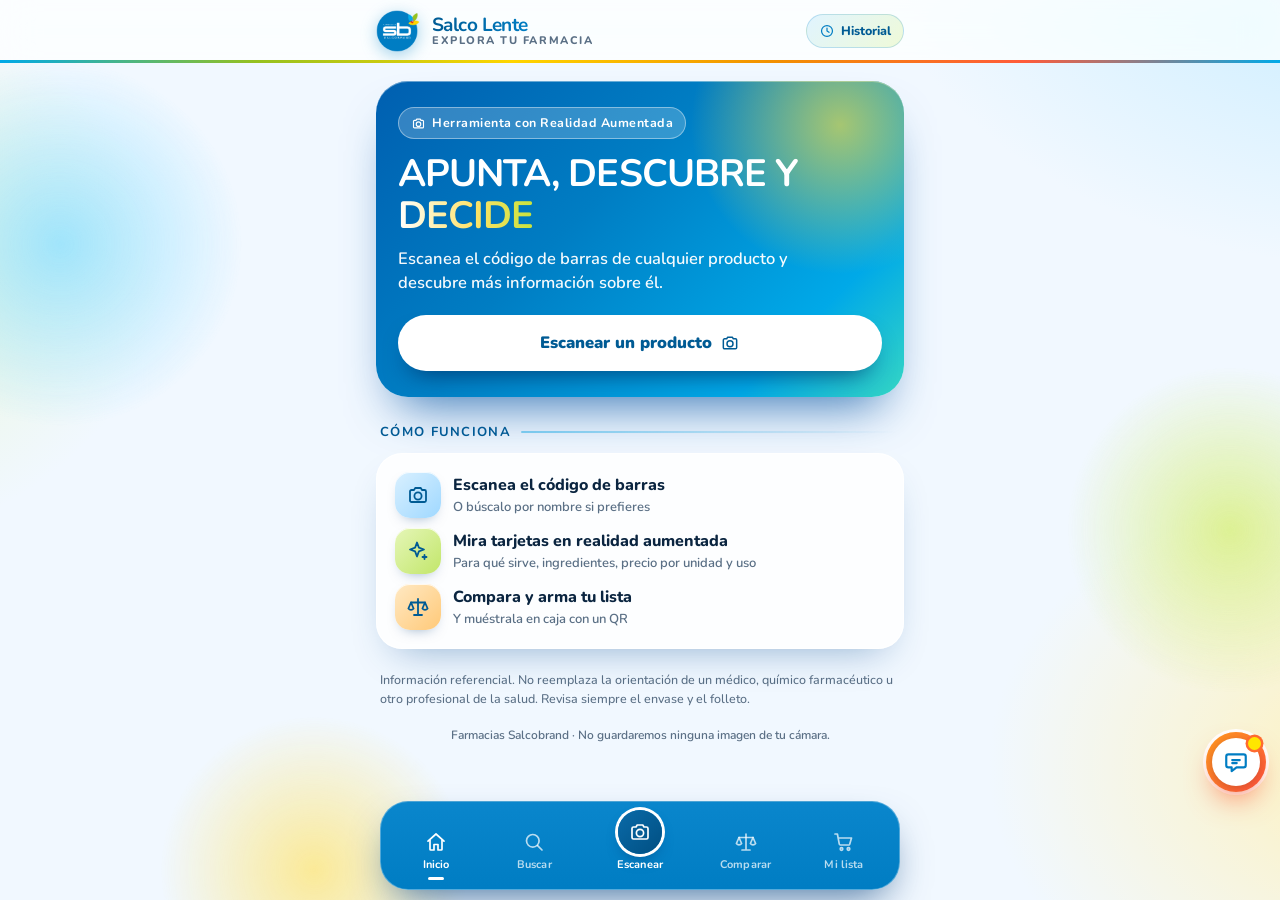
<file: index.html>
<!doctype html>
<html lang="es">
<head>
<meta charset="utf-8">
<meta name="viewport" content="width=device-width,initial-scale=1,viewport-fit=cover">
<meta name="theme-color" content="#007dc3">
<title>SALCO LENTE | Farmacias Salcobrand</title>
<meta name="description" content="Apunta la cámara a un producto y descubre más sobre él.">
<link rel="icon" href="img/sb-logo.png">
<link rel="manifest" href="manifest.webmanifest">
<link rel="apple-touch-icon" href="img/sb-logo.png">
<link rel="preconnect" href="https://fonts.googleapis.com"><link rel="preconnect" href="https://fonts.gstatic.com" crossorigin>
<link rel="stylesheet" href="https://fonts.googleapis.com/css2?family=Nunito:wght@700&display=swap">
<link rel="stylesheet" href="css/app.css?v=38">
</head>
<body>
<svg width="0" height="0" style="position:absolute" aria-hidden="true" focusable="false"><defs><symbol id="i-camera" viewBox="0 0 24 24"><path d="M4 8.5A1.5 1.5 0 0 1 5.5 7H8l1.2-2h5.6L16 7h2.5A1.5 1.5 0 0 1 20 8.5v9a1.5 1.5 0 0 1-1.5 1.5h-13A1.5 1.5 0 0 1 4 17.5z"/><circle cx="12" cy="13" r="3.6"/></symbol><symbol id="i-clock" viewBox="0 0 24 24"><circle cx="12" cy="12" r="8.2"/><path d="M12 7.5V12l3 2"/></symbol><symbol id="i-sparkle" viewBox="0 0 24 24"><path d="M11 3.5l1.9 5.1 5.1 1.9-5.1 1.9L11 17.5l-1.9-5.1L4 10.5l5.1-1.9z"/><path d="M18.5 16v4M16.5 18h4"/></symbol><symbol id="i-scale" viewBox="0 0 24 24"><path d="M12 4v16M8 20h8"/><path d="M5 7.5h14"/><path d="m5 7.5-2.6 6a3.2 3.2 0 0 0 5.2 0zM19 7.5l-2.6 6a3.2 3.2 0 0 0 5.2 0z"/></symbol><symbol id="i-search" viewBox="0 0 24 24"><circle cx="10.8" cy="10.8" r="6.3"/><path d="m15.6 15.6 4.4 4.4"/></symbol><symbol id="i-cart" viewBox="0 0 24 24"><path d="M3 4h2.4l1.9 10.2a1 1 0 0 0 .8.8h8.4a1 1 0 0 0 1-.7L19.5 8H6.3"/><circle cx="9.5" cy="19" r="1.3"/><circle cx="16.5" cy="19" r="1.3"/></symbol><symbol id="i-lock" viewBox="0 0 24 24"><rect x="5" y="10.5" width="14" height="9.5" rx="2"/><path d="M8 10.5V8a4 4 0 0 1 8 0v2.5"/></symbol><symbol id="i-x" viewBox="0 0 24 24"><path d="M6.5 6.5l11 11M17.5 6.5l-11 11"/></symbol><symbol id="i-back" viewBox="0 0 24 24"><path d="M19 12H5M11 6l-6 6 6 6"/></symbol><symbol id="i-plus" viewBox="0 0 24 24"><path d="M12 5v14M5 12h14"/></symbol><symbol id="i-check" viewBox="0 0 24 24"><path d="m5 12.5 4.5 4.5L19 7.5"/></symbol><symbol id="i-pin" viewBox="0 0 24 24"><path d="M12 21s6.5-5.6 6.5-11a6.5 6.5 0 0 0-13 0C5.5 15.4 12 21 12 21z"/><circle cx="12" cy="10" r="2.3"/></symbol><symbol id="i-target" viewBox="0 0 24 24"><circle cx="12" cy="12" r="8"/><circle cx="12" cy="12" r="4"/><circle cx="12" cy="12" r=".8"/></symbol><symbol id="i-arrows" viewBox="0 0 24 24"><path d="M4 12h16M8 8l-4 4 4 4M16 8l4 4-4 4"/></symbol><symbol id="i-cat-skincare" viewBox="0 0 24 24"><path d="M9 3.5h6M12 3.5V6"/><path d="M8.5 9A1.5 1.5 0 0 1 10 7.5h4A1.5 1.5 0 0 1 15.5 9v10.5a1.5 1.5 0 0 1-1.5 1.5h-4a1.5 1.5 0 0 1-1.5-1.5z"/><path d="M8.5 13h7"/></symbol><symbol id="i-cat-bebe" viewBox="0 0 24 24"><circle cx="12" cy="12.5" r="7.5"/><path d="M9.2 11.3v.4M14.8 11.3v.4"/><path d="M9.7 15a3.4 3.4 0 0 0 4.6 0"/><path d="M12 5c1.4 0 2.4-.9 2.4-2"/></symbol><symbol id="i-cat-vitaminas" viewBox="0 0 24 24"><path d="M5 19c0-8 5-13 14-14 0 9-5 14-13 14z"/><path d="M5 19c3-4 6-7 10-9"/></symbol><symbol id="i-cat-salud" viewBox="0 0 24 24"><g transform="rotate(-45 12 12)"><rect x="2.5" y="8.5" width="19" height="7" rx="3.5"/><path d="M12 8.5v7"/></g></symbol><symbol id="i-cat-higiene" viewBox="0 0 24 24"><path d="M12 3.5s5 5.4 5 9.2a5 5 0 0 1-10 0c0-3.8 5-9.2 5-9.2z"/><path d="M9.8 14a2.4 2.4 0 0 0 2.2 1.8"/></symbol><symbol id="i-cat-otro" viewBox="0 0 24 24"><path d="M6 8h12l1 12H5z"/><path d="M9 8V6.5a3 3 0 0 1 6 0V8"/></symbol></defs></svg>
<noscript><p style="padding:20px;font-family:sans-serif">Salco Lente necesita JavaScript para funcionar.</p></noscript>
<div class="bg" aria-hidden="true"><i></i><i></i><i></i></div>

<header class="top">
  <div class="top-in">
    <img src="img/sb-logo.png" alt="Farmacias Salcobrand">
    <div class="brand"><b>Salco Lente</b><small>Explora tu farmacia</small></div>
    <button class="pbtn" id="openHist" type="button"><svg class="i" aria-hidden="true"><use href="#i-clock"/></svg> Historial</button>
  </div>
</header>

<main class="wrap">
  <!-- Inicio -->
  <section class="screen on stg" id="s-home">
    <div class="hero">
      <span class="kicker"><svg class="i" aria-hidden="true"><use href="#i-camera"/></svg> Herramienta con Realidad Aumentada</span>
      <h1>APUNTA, DESCUBRE Y <em>DECIDE</em></h1>
      <p>Escanea el código de barras de cualquier producto y descubre más información sobre él.</p>
      <div class="go"><button class="btn" id="homeScan">Escanear un producto <svg class="i" aria-hidden="true"><use href="#i-camera"/></svg></button></div>
    </div>
    <div class="sectitle">CÓMO FUNCIONA</div>
    <div class="card"><ul class="how">
      <li><span class="ic" style="--c1:#d9f0ff;--c2:#9fd8ff"><svg class="i" aria-hidden="true"><use href="#i-camera"/></svg></span><div>Escanea el código de barras<small>O búscalo por nombre si prefieres</small></div></li>
      <li><span class="ic" style="--c1:#e5f6b8;--c2:#c2e66a"><svg class="i" aria-hidden="true"><use href="#i-sparkle"/></svg></span><div>Mira tarjetas en realidad aumentada<small>Para qué sirve, ingredientes, precio por unidad y uso</small></div></li>
      <li><span class="ic" style="--c1:#ffe9c4;--c2:#ffc978"><svg class="i" aria-hidden="true"><use href="#i-scale"/></svg></span><div>Compara y arma tu lista<small>Y muéstrala en caja con un QR</small></div></li>
    </ul></div>
    <p class="legal" id="legalHome"></p>
    <p class="foot">Farmacias Salcobrand · No guardaremos ninguna imagen de tu cámara.</p>
  </section>

  <!-- Encuesta de satisfacción (anónima) -->
  <section class="screen" id="s-survey">
    <button class="rbtn svBack" id="svBack" type="button"><svg class="i" aria-hidden="true"><use href="#i-back"/></svg> Volver</button>
    <div class="svCard">
      <div id="svForm">
        <span class="kicker">Tu opinión nos ayuda</span>
        <h2 class="svT">¿Qué tal te pareció esta herramienta?</h2>
        <p class="svSub">Es anónima y toma menos de un minuto.</p>
        <div class="svScale" id="svScale" role="radiogroup" aria-label="Calificación del 1 al 5">
          <button type="button" role="radio" aria-checked="false" data-n="1" aria-label="1, inútil">1</button>
          <button type="button" role="radio" aria-checked="false" data-n="2" aria-label="2">2</button>
          <button type="button" role="radio" aria-checked="false" data-n="3" aria-label="3">3</button>
          <button type="button" role="radio" aria-checked="false" data-n="4" aria-label="4">4</button>
          <button type="button" role="radio" aria-checked="false" data-n="5" aria-label="5, muy útil">5</button>
        </div>
        <div class="svEnds"><span>1 = Inútil</span><span>5 = Muy útil</span></div>
        <label class="svLb" for="svTxt">Comentarios <small>(opcional)</small></label>
        <textarea id="svTxt" maxlength="500" rows="4" placeholder="Cuéntanos qué te gustó o qué mejorarías"></textarea>
        <div class="svCnt"><span id="svN">0</span>/500</div>
        <button class="btn" id="svSend" type="button" disabled>Enviar mi opinión</button>
        <p class="svPriv"><span class="svPriv-i"><svg class="i" aria-hidden="true"><use href="#i-lock"/></svg></span> Anónima: no pedimos nombre, correo ni ningún dato personal.</p>
      </div>
      <div id="svDone" class="svDone" hidden>
        <div class="svOk"><svg viewBox="0 0 24 24" aria-hidden="true"><path d="m5 12.5 4.5 4.5L19 7.5"/></svg></div>
        <h2 class="svT">¡Gracias por tu opinión!</h2>
        <p class="svSub">Nos ayuda a mejorar Salco Lente.</p>
        <button class="btn" id="svHome" type="button">Volver al inicio</button>
      </div>
    </div>
  </section>

  <!-- Buscar -->
  <section class="screen stg" id="s-search">
    <h2 class="page-t">Buscar producto</h2>
    <input class="srch" id="q" type="search" placeholder="Nombre, marca o categoría" autocomplete="off">
    <div class="chips" id="qchips"></div>
    <div class="plist" id="plist"></div>
  </section>

  <!-- Comparar -->
  <section class="screen stg" id="s-compare"></section>

  <!-- Mi lista -->
  <section class="screen stg" id="s-list"></section>

  <!-- Historial -->
  <section class="screen stg" id="s-history"></section>
</main>

<nav class="nav" aria-label="Navegación principal"><div class="nav-in">
  <button class="nb on" data-go="home"><span><svg viewBox="0 0 24 24" aria-hidden="true"><path d="M4 11.2 12 4l8 7.2"/><path d="M6 10v9.2a.8.8 0 0 0 .8.8H10v-5.5h4V20h3.2a.8.8 0 0 0 .8-.8V10"/></svg></span>Inicio</button>
  <button class="nb" data-go="search"><span><svg viewBox="0 0 24 24" aria-hidden="true"><circle cx="10.8" cy="10.8" r="6.3"/><path d="m15.6 15.6 4.4 4.4"/></svg></span>Buscar</button>
  <button class="nb mid" id="navScan" aria-label="Escanear un producto"><div class="fab"><svg viewBox="0 0 24 24" aria-hidden="true"><path d="M4 8.5A1.5 1.5 0 0 1 5.5 7H8l1.2-2h5.6L16 7h2.5A1.5 1.5 0 0 1 20 8.5v9a1.5 1.5 0 0 1-1.5 1.5h-13A1.5 1.5 0 0 1 4 17.5z"/><circle cx="12" cy="13" r="3.6"/></svg></div>Escanear</button>
  <button class="nb" data-go="compare"><span><svg viewBox="0 0 24 24" aria-hidden="true"><path d="M12 4v16M8 20h8"/><path d="M5 7.5h14"/><path d="m5 7.5-2.6 6a3.2 3.2 0 0 0 5.2 0zM19 7.5l-2.6 6a3.2 3.2 0 0 0 5.2 0z"/></svg></span>Comparar</button>
  <button class="nb" data-go="list"><span><svg viewBox="0 0 24 24" aria-hidden="true"><path d="M3 4h2.4l1.9 10.2a1 1 0 0 0 1 .8h8.4a1 1 0 0 0 1-.7L19.5 8H6.3"/><circle cx="9.5" cy="19" r="1.3"/><circle cx="16.5" cy="19" r="1.3"/></svg></span>Mi lista<b class="badge hidden" id="badge">0</b></button>
</div></nav>

<!-- Cámara de fondo (compartida por escaneo y vista RA) -->
<div class="camLayer" id="camLayer"><video id="vid" playsinline muted autoplay></video></div>

<!-- Escaneo -->
<div class="ov" id="scan" role="dialog" aria-modal="true" aria-label="Escanear producto">
  <div class="reticle" id="reticle">
    <svg viewBox="0 0 100 100" preserveAspectRatio="none" fill="none" stroke="#fff" stroke-width="1.6" vector-effect="non-scaling-stroke"><path d="M0 22V8Q0 0 8 0H22M78 0H92Q100 0 100 8V22M100 78V92Q100 100 92 100H78M22 100H8Q0 100 0 92V78" stroke-width="5" stroke-linecap="round" vector-effect="non-scaling-stroke"/></svg>
    <div class="laser"></div>
  </div>
  <div class="sc-top"><button class="rbtn" id="scClose"><svg class="i" aria-hidden="true"><use href="#i-x"/></svg> Cerrar</button><span class="t" id="scTitle">Escanear producto</span></div>
  <div class="sc-bot">
    <div class="glass hint" aria-live="polite"><b id="scMsg">Apunta al código de barras o al frente</b><span id="scSub">Centra el producto en el marco. Lo reconoceremos en segundos.</span></div>
    <form class="manual" id="manual"><input id="manualIn" inputmode="numeric" placeholder="O escribe el código" autocomplete="off"><button class="rbtn" type="submit">Buscar</button></form>
    <button class="btn alt" id="scList" type="button"><svg class="i" aria-hidden="true"><use href="#i-search"/></svg> Busca por nombre</button>
  </div>
</div>

<!-- Vista de producto -->
<div class="ov pv" id="pv" role="dialog" aria-modal="true" aria-label="Información del producto">
  <div class="pv-in">
    <div class="pv-top">
      <button class="rbtn" id="pvBack"><svg class="i" aria-hidden="true"><use href="#i-back"/></svg> Volver</button>
      <span id="pvImg" class="pvImg"></span>
      <div class="nm"><b id="pvName"></b><small id="pvBrand"></small></div>
    </div>
    <div class="row2 t" id="rowT"></div>
    <div class="stage" id="stage"></div>
    <div class="row2 b" id="rowB"></div>
    <div>
      <div class="glass cupon hidden" id="pvCupon"></div>
      <div class="pv-act">
        <button class="btn alt" id="pvCompare"><svg class="i" aria-hidden="true"><use href="#i-scale"/></svg> Comparar</button>
        <button class="btn" id="pvAdd"><svg class="i" aria-hidden="true"><use href="#i-plus"/></svg> A mi lista</button>
      </div>
    </div>
  </div>
  <div class="arLayer wait" id="arLayer">
    <svg id="arSvg" width="100%" height="100%"></svg>
    <div class="arBox" id="arBox"><i></i><i></i><i></i><i></i></div>
    <div id="arCards"></div>
    <div class="glass arMsg" id="arMsg"><svg class="i" aria-hidden="true"><use href="#i-pin"/></svg> Apunta al producto para ver la información</div>
    <div class="arDbg" id="arDbg"></div>
  </div>
</div>

<div class="sheet-bg" id="sheetBg"><div class="sheet" id="sheet" role="dialog" aria-modal="true" aria-label="Detalle"></div></div>

<script src="lib/zxing.min.js"></script>
<script src="lib/qrcode.js"></script>
<script src="js/config.js?v=38"></script>
<script src="js/ar.js?v=38"></script>
<script src="js/frente.js?v=38"></script>
<script src="js/app.js?v=38"></script>
<script src="js/encuesta.js?v=38"></script>
</body>
</html>
</file>
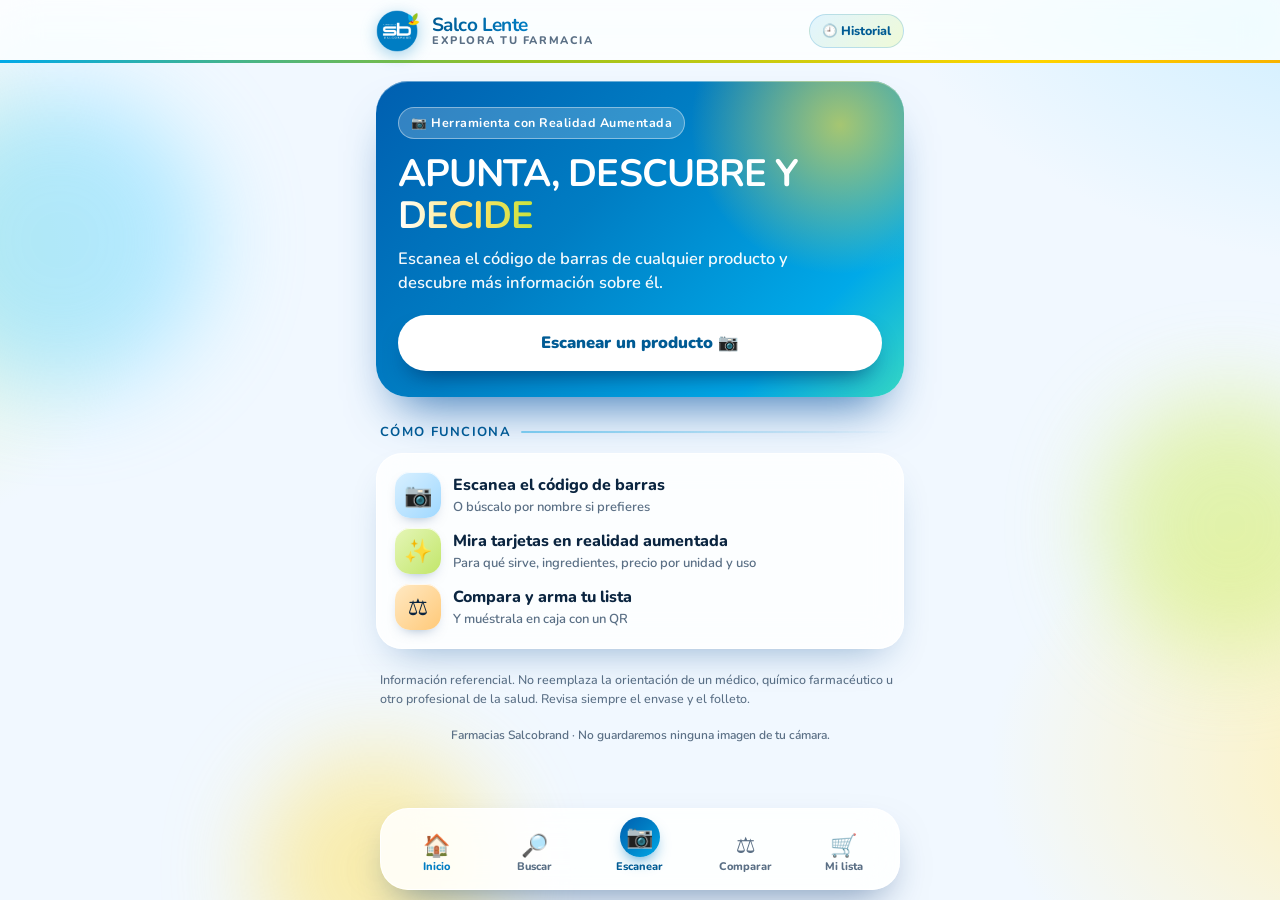
<file: salco-lente/index.html>
<!doctype html>
<html lang="es">
<head>
<link rel="preconnect" href="https://fonts.googleapis.com"><link rel="preconnect" href="https://fonts.gstatic.com" crossorigin>
<link href="https://fonts.googleapis.com/css2?family=Nunito:wght@700&display=swap" rel="stylesheet">
<meta charset="utf-8">
<meta name="viewport" content="width=device-width,initial-scale=1,viewport-fit=cover">
<meta name="theme-color" content="#007dc3">
<title>SALCO LENTE | Farmacias Salcobrand</title>
<meta name="description" content="Apunta la cámara a un producto y descubre más sobre él.">
<link rel="icon" href="img/sb-logo.png">
<link rel="manifest" href="manifest.webmanifest">
<link rel="apple-touch-icon" href="img/sb-logo.png">
<style>
:root{
  --blue:#007dc3;--blue-d:#005b94;--sky:#00a9e8;--green:#96c11f;--yellow:#ffd500;--orange:#f29100;--coral:#ff5b3a;
  --ink:#0b2540;--muted:#5a6f85;--bg:#f1f8ff;--r:26px;
  --shadow:0 18px 40px -20px rgba(0,70,140,.45);
  --grad-main:linear-gradient(135deg,#005fb0 0%,#007dc3 40%,#00a9e8 80%,#35d6c4 100%);
  --grad-cta:linear-gradient(135deg,#005fb0,#007dc3 45%,#00a9e8);
  --grad-fun:linear-gradient(90deg,#007dc3,#00a9e8 40%,#96c11f 80%,#c8e23c);
  --font-t:"Avenir Next","Avenir","Avenir Next LT Pro","Nunito","Segoe UI",system-ui,sans-serif;
  --font:ui-rounded,"SF Pro Rounded","Nunito","Segoe UI Variable",system-ui,-apple-system,"Segoe UI",Roboto,Helvetica,Arial,sans-serif;
}
*{box-sizing:border-box;-webkit-tap-highlight-color:transparent}
html{color-scheme:light}
body{margin:0;background:var(--bg);color:var(--ink);font:16px/1.45 var(--font);-webkit-font-smoothing:antialiased;min-height:100vh;min-height:100dvh;overflow-x:hidden}
h1,h2,h3,h4,.brand b,.sectitle,.hint b,.nm b,.hero2 b,.sheet h3,.sheet h4{font-family:var(--font-t);font-weight:700}
h1,h2,h3{margin:0;line-height:1.1;letter-spacing:-.025em}
p{margin:0}
button{font:inherit;cursor:pointer;color:inherit}
.hidden{display:none!important}

/* Fondo */
.bg{position:fixed;inset:0;z-index:-2;overflow:hidden;background:
  radial-gradient(900px 600px at 110% -10%,#bfeaff 0%,transparent 60%),
  radial-gradient(700px 500px at -20% 30%,#e6f7c8 0%,transparent 60%),
  radial-gradient(700px 500px at 110% 85%,#fff1b8 0%,transparent 60%),#f1f8ff}
.bg i{position:absolute;border-radius:50%;filter:blur(46px);opacity:.55;animation:drift 18s ease-in-out infinite alternate}
.bg i:nth-child(1){width:300px;height:300px;left:-90px;top:10%;background:#7fdcff}
.bg i:nth-child(2){width:260px;height:260px;right:-80px;top:44%;background:#d4ee6a;animation-duration:22s;animation-delay:-6s}
.bg i:nth-child(3){width:240px;height:240px;left:20%;bottom:-90px;background:#ffe36b;animation-duration:26s;animation-delay:-12s}
@keyframes drift{from{transform:translate3d(0,0,0) scale(1)}to{transform:translate3d(40px,-60px,0) scale(1.18)}}

/* Barra superior */
.top{position:sticky;top:0;z-index:20;background:rgba(255,255,255,.74);backdrop-filter:saturate(1.8) blur(18px);-webkit-backdrop-filter:saturate(1.8) blur(18px);padding-top:env(safe-area-inset-top)}
.top::after{content:"";position:absolute;left:0;right:0;bottom:0;height:3px;background:linear-gradient(90deg,var(--sky),var(--green),var(--yellow),var(--orange),var(--coral),var(--sky));background-size:200% 100%;animation:slide 8s linear infinite}
@keyframes slide{to{background-position:200% 0}}
.top-in{max-width:560px;margin:auto;display:flex;align-items:center;gap:12px;padding:10px 16px 11px}
.top img{width:44px;height:auto;display:block;filter:drop-shadow(0 4px 8px rgba(0,125,195,.35))}
.brand{display:flex;flex-direction:column;line-height:1.02}
.brand b{font-size:19px;font-weight:900;letter-spacing:-.03em;background:linear-gradient(90deg,var(--blue-d),var(--blue) 60%,var(--sky));-webkit-background-clip:text;background-clip:text;color:transparent}
.brand small{font-size:11px;font-weight:800;color:var(--muted);letter-spacing:.14em;text-transform:uppercase}
.hrow{display:flex;gap:8px;align-items:stretch;margin-bottom:10px}.hrow .pit{flex:1;min-width:0}.hadd{flex:0 0 auto;width:58px;border-radius:22px;background:linear-gradient(135deg,#0090d8,#00a9e8);color:#fff;font-size:12px;font-weight:900;box-shadow:0 10px 20px -12px rgba(0,100,180,.8);display:flex;flex-direction:column;align-items:center;justify-content:center;gap:2px}.hadd.sel{background:linear-gradient(135deg,#7fb11a,#96c11f)}.hadd span{font-size:20px;line-height:1}.htime{display:block;font-size:11px;font-weight:700;color:var(--muted);margin-top:1px}
.pbtn{margin-left:auto;display:inline-flex;align-items:center;gap:6px;padding:7px 12px;border-radius:999px;border:1px solid rgba(0,125,195,.2);background:linear-gradient(135deg,#e0f4ff,#effad8);color:var(--blue-d);font-size:12.5px;font-weight:800}

.wrap{max-width:560px;margin:auto;padding:18px 16px calc(110px + env(safe-area-inset-bottom))}
.screen{display:none}
.screen.on{display:block;animation:in .45s cubic-bezier(.2,.9,.3,1) both}
@keyframes in{from{opacity:0;transform:translateY(16px) scale(.985)}to{opacity:1;transform:none}}

/* Tarjetas y botones */
.card{position:relative;background:rgba(255,255,255,.82);backdrop-filter:blur(18px) saturate(1.4);-webkit-backdrop-filter:blur(18px) saturate(1.4);border:1.5px solid rgba(255,255,255,.95);border-radius:var(--r);box-shadow:var(--shadow);padding:18px}
.btn{position:relative;overflow:hidden;display:flex;align-items:center;justify-content:center;gap:8px;width:100%;border:0;border-radius:999px;padding:16px 20px;font-weight:900;font-size:16.5px;color:#fff;background:var(--grad-cta);box-shadow:0 16px 28px -12px rgba(0,125,195,.8),inset 0 1px 0 rgba(255,255,255,.45);transition:transform .18s cubic-bezier(.2,1.6,.4,1),opacity .2s}
.btn::after{content:"";position:absolute;top:0;bottom:0;width:60%;left:-80%;background:linear-gradient(110deg,transparent 20%,rgba(255,255,255,.55) 50%,transparent 80%);transform:skewX(-18deg);animation:shine 3.6s ease-in-out infinite}
@keyframes shine{0%,55%{left:-80%}100%{left:140%}}
.btn:active{transform:scale(.96)}
.btn[disabled]{opacity:.5}
.btn.alt{background:rgba(255,255,255,.9);color:var(--blue-d);box-shadow:inset 0 0 0 2.5px var(--blue),0 8px 18px -12px rgba(0,125,195,.6)}
.btn.alt::after,.btn.ghost::after{display:none}
.btn.ghost{background:transparent;color:var(--blue-d);box-shadow:none;font-weight:800;font-size:15px;padding:12px}
.btn.sm{padding:11px 16px;font-size:14px;width:auto}
.btn+.btn{margin-top:10px}

/* Inicio */
.hero{position:relative;overflow:hidden;isolation:isolate;border-radius:32px;color:#fff;padding:26px 22px;background:var(--grad-main);box-shadow:0 28px 50px -22px rgba(0,80,160,.8),inset 0 1px 0 rgba(255,255,255,.4)}
.hero::before{content:"";position:absolute;inset:-40% -20% auto auto;width:340px;height:340px;border-radius:50%;background:radial-gradient(circle,rgba(255,225,60,.65),transparent 62%);z-index:-1;animation:drift 12s ease-in-out infinite alternate}
.kicker{display:inline-flex;gap:6px;align-items:center;background:rgba(255,255,255,.2);border:1px solid rgba(255,255,255,.4);border-radius:999px;padding:6px 12px;font-size:12.5px;font-weight:800;letter-spacing:.04em}
.hero h1{font-size:38px;font-weight:950;margin:14px 0 10px}
.hero h1 em{font-style:normal;background:linear-gradient(90deg,#fff 0%,#ffe36b 55%,#c8e23c);-webkit-background-clip:text;background-clip:text;color:transparent}
.hero p{font-size:16.5px;font-weight:600;opacity:.96;max-width:420px}
.hero .go{margin-top:20px}
.hero .btn{background:#fff;color:var(--blue-d);box-shadow:0 14px 26px -12px rgba(0,30,80,.7)}
.sectitle{display:flex;align-items:center;gap:10px;font-size:13px;font-weight:950;letter-spacing:.1em;text-transform:uppercase;color:var(--blue-d);margin:26px 4px 12px}
.sectitle::after{content:"";flex:1;height:2.5px;border-radius:9px;background:linear-gradient(90deg,rgba(0,169,232,.45),transparent)}
.ic{width:46px;height:46px;border-radius:15px;display:grid;place-items:center;font-size:23px;background:linear-gradient(135deg,var(--c1,#e3f4ff),var(--c2,#f0fadb));box-shadow:inset 0 1px 0 rgba(255,255,255,.8),0 6px 14px -8px rgba(0,60,120,.5);flex:none}
.how{list-style:none;padding:0;margin:0;display:grid;gap:10px}
.how li{display:flex;gap:12px;align-items:center;font-weight:800}
.how small{display:block;color:var(--muted);font-weight:600;font-size:13px}
.legal{font-size:12.5px;color:var(--muted);line-height:1.5;margin-top:22px;padding:0 4px;font-weight:500}
.foot{text-align:center;color:var(--muted);font-size:12px;margin-top:18px;font-weight:600}

/* Buscar */
.srch{width:100%;border:1.5px solid rgba(0,125,195,.25);border-radius:999px;padding:14px 18px;font:inherit;font-weight:700;background:rgba(255,255,255,.92);outline:none}
.srch:focus{border-color:var(--sky);box-shadow:0 0 0 4px rgba(0,169,232,.18)}
.chips{display:flex;gap:8px;flex-wrap:wrap;margin:12px 0 14px}
.chp{border:1.5px solid rgba(0,125,195,.22);background:rgba(255,255,255,.85);border-radius:999px;padding:8px 13px;font-weight:800;font-size:13.5px;color:var(--blue-d)}
.chp.on{background:var(--grad-cta);color:#fff;border-color:transparent}
.plist{display:grid;gap:10px}
.pit{display:flex;gap:12px;align-items:center;padding:12px 14px;border-radius:22px;background:rgba(255,255,255,.88);border:1.5px solid rgba(255,255,255,.95);box-shadow:0 12px 24px -18px rgba(0,60,120,.6);text-align:left;width:100%}
.pit b{font-size:14.5px;font-weight:900;display:block;line-height:1.2}
.pit .s{font-size:12.5px;color:var(--muted);font-weight:700}
.pit .p{margin-left:auto;text-align:right;font-weight:950;font-size:14.5px;white-space:nowrap}
.pit .p small{display:block;font-size:11px;color:var(--muted);font-weight:700}
.empty{text-align:center;color:var(--muted);font-weight:700;padding:30px 10px}

/* Navegación inferior */
.nav{position:fixed;left:0;right:0;bottom:0;z-index:30;padding:0 14px calc(10px + env(safe-area-inset-bottom));pointer-events:none}
.nav-in{pointer-events:auto;max-width:520px;margin:auto;display:grid;grid-template-columns:1fr 1fr 1.15fr 1fr 1fr;align-items:end;background:rgba(255,255,255,.88);backdrop-filter:blur(18px) saturate(1.5);-webkit-backdrop-filter:blur(18px) saturate(1.5);border:1.5px solid rgba(255,255,255,.95);border-radius:28px;box-shadow:0 18px 40px -16px rgba(0,50,110,.55);padding:8px 6px}
.nb{position:relative;border:0;background:none;display:flex;flex-direction:column;align-items:center;gap:2px;padding:6px 0;font-size:11px;font-weight:800;color:var(--muted)}
.nb span{font-size:22px;line-height:1}
.nb.on{color:var(--blue)}
.nb .badge{position:absolute;top:0;right:calc(50% - 22px);min-width:18px;height:18px;border-radius:9px;background:var(--coral);color:#fff;font-size:11px;font-weight:900;display:grid;place-items:center;padding:0 5px}
.nb.mid .fab{width:40px;height:40px;border-radius:50%;display:grid;place-items:center;font-size:22px;line-height:1;color:#fff;background:var(--grad-cta);box-shadow:0 8px 16px -6px rgba(0,125,195,.8)}
.nb.mid{padding-top:0}
.nb.mid{color:var(--blue-d)}

/* Cámara */
.camLayer{position:fixed;inset:0;z-index:40;background:#04101e;display:none}
body.cam .camLayer{display:block}
.camLayer video{position:absolute;inset:0;width:100%;height:100%;object-fit:cover}
.camLayer::after{content:"";position:absolute;inset:0;background:radial-gradient(120% 80% at 50% 45%,transparent 40%,rgba(0,20,50,.5));pointer-events:none}
.ov{position:fixed;inset:0;z-index:50;display:none}
.ov.on{display:block}
.sc-top{position:absolute;left:0;right:0;top:0;display:flex;align-items:center;gap:10px;padding:calc(12px + env(safe-area-inset-top)) 14px 12px;background:linear-gradient(rgba(0,20,50,.6),transparent);color:#fff}
.sc-top .t{font-weight:900;font-size:16px;text-shadow:0 1px 8px rgba(0,0,0,.5)}
.rbtn{white-space:nowrap;flex:none;border:0;border-radius:999px;padding:9px 14px;font-weight:800;font-size:14px;background:rgba(255,255,255,.9);color:var(--blue-d)}
.reticle{position:absolute;left:50%;top:44%;width:min(76vw,330px);height:min(46vw,200px);transform:translate(-50%,-50%);border-radius:26px;box-shadow:0 0 0 2000px rgba(0,20,50,.38)}
.reticle svg{position:absolute;inset:-6px;width:calc(100% + 12px);height:calc(100% + 12px)}
.reticle .laser{position:absolute;left:8%;right:8%;top:10%;height:3px;border-radius:3px;background:linear-gradient(90deg,transparent,var(--green),#fff,var(--green),transparent);box-shadow:0 0 18px 4px rgba(150,193,31,.8);animation:laser 2.2s ease-in-out infinite alternate}
@keyframes laser{to{top:88%}}
.reticle.ok{animation:okp .5s}
@keyframes okp{50%{transform:translate(-50%,-50%) scale(1.06)}}
.sc-bot{position:absolute;left:14px;right:14px;bottom:calc(20px + env(safe-area-inset-bottom));display:grid;gap:10px}
.glass{background:rgba(255,255,255,.88);backdrop-filter:blur(14px);-webkit-backdrop-filter:blur(14px);border:1.5px solid rgba(255,255,255,.95);border-radius:20px;box-shadow:0 14px 28px -14px rgba(0,30,70,.6)}
.hint{padding:14px 16px;text-align:center}
.hint b{display:block;font-size:17px;font-weight:900}
.hint span{font-size:13px;color:var(--muted);font-weight:600}
.manual{display:flex;gap:8px}
.manual input{flex:1;min-width:0;border:0;border-radius:999px;padding:13px 16px;font:inherit;font-weight:800;background:rgba(255,255,255,.95);outline:none}
.toast{position:fixed;left:50%;top:calc(80px + env(safe-area-inset-top));transform:translateX(-50%);z-index:90;max-width:88vw;background:rgba(11,37,64,.92);color:#fff;border-radius:16px;padding:12px 16px;font-weight:700;font-size:14px;box-shadow:0 14px 30px -10px rgba(0,0,0,.5);animation:in .3s both}
.flash{position:absolute;inset:0;background:#fff;pointer-events:none;animation:fl .5s ease-out forwards}
@keyframes fl{from{opacity:.85}to{opacity:0}}

/* Vista de producto (RA) */
.pv{background:linear-gradient(160deg,#cfe9ff,#eaf6e0 55%,#fff3c4)}
body.cam .pv{background:none}
.pv::before{content:"";position:absolute;inset:0;background:linear-gradient(180deg,rgba(0,60,120,.4),rgba(0,125,195,.1) 40%,rgba(6,24,50,.55));opacity:0}
body.cam .pv::before{opacity:1}
.pv-in{position:absolute;inset:0;display:grid;grid-template-columns:minmax(0,1fr);grid-template-rows:auto auto minmax(0,1fr) auto auto;gap:10px;padding:calc(10px + env(safe-area-inset-top)) 12px calc(12px + env(safe-area-inset-bottom))}
.pv-top{display:flex;align-items:center;gap:10px}
.pv-top .nm{min-width:0;flex:1;color:var(--ink);text-shadow:none}
body.cam .pv-top .nm{color:#fff;text-shadow:0 1px 10px rgba(0,20,50,.85)}
.nm b{display:block;font-size:17px;font-weight:950;line-height:1.1;white-space:nowrap;overflow:hidden;text-overflow:ellipsis}
.nm small{font-size:12px;font-weight:800;opacity:.9}
.row2{display:grid;grid-template-columns:1.15fr 1fr;gap:10px;}
.acard{position:relative;text-align:left;border:0;padding:11px 13px;font-size:12.5px;font-weight:700;line-height:1.3;color:var(--ink);animation:in .5s both}
.acard b{display:block;font-size:10.5px;letter-spacing:.1em;text-transform:uppercase;font-weight:900;margin-bottom:3px}
.acard .more{position:absolute;right:11px;top:6px;font-size:20px;line-height:1;color:var(--blue);font-weight:900}
.acard::after{content:"";position:absolute;width:12px;height:12px;border-radius:50%;background:#fff;box-shadow:0 0 0 4px rgba(255,255,255,.35),0 0 0 2px var(--sky);animation:pulse 2s infinite}
.row2.t .acard::after{bottom:-7px;left:50%}
.row2.b .acard::after{top:-7px;left:50%}
@keyframes pulse{50%{box-shadow:0 0 0 8px rgba(255,255,255,0),0 0 0 2px var(--sky)}}
.stage{position:relative;min-height:0}
.stage .fallback{position:absolute;inset:0;display:grid;place-items:center;font-size:110px}
.big{font-size:21px;font-weight:950;letter-spacing:-.02em}
.big small{font-size:12px;font-weight:800;color:var(--muted)}
.pill{display:inline-block;border-radius:999px;padding:3px 9px;font-size:11px;font-weight:900;margin:2px 3px 2px 0}
.pill.g{background:#e3f6c4;color:#2f5a05}.pill.y{background:#fff0b0;color:#6b5000}.pill.r{background:#ffd9d1;color:#8a2a12}.pill.n{background:#e6eef7;color:#33516e}
.pv-act{display:flex;gap:10px}
.pv-act .btn{padding:14px 10px;font-size:15px}
.pv-act .btn.sel{background:linear-gradient(135deg,#6a9a00,#96c11f)}
.cupon{display:flex;align-items:center;gap:10px;padding:8px 14px;font-size:12.5px;font-weight:800}
.cupon img{height:26px;width:auto;flex:0 0 auto;border-radius:8px}

/* Hoja inferior */
.sheet-bg{position:fixed;inset:0;z-index:70;background:rgba(0,20,50,.45);display:none}
.sheet-bg.on{display:block}
.sheet{position:absolute;left:0;right:0;bottom:0;max-height:82vh;overflow:auto;background:#fff;border-radius:30px 30px 0 0;padding:10px 18px calc(24px + env(safe-area-inset-bottom));animation:up .35s cubic-bezier(.2,.9,.3,1)}
@keyframes up{from{transform:translateY(100%)}}
.sheet .grip{width:44px;height:5px;border-radius:3px;background:#d3dde8;margin:0 auto 14px}
.sheet h3{font-size:22px;font-weight:950;margin-bottom:10px}
.sheet h4{margin:16px 0 6px;font-size:12px;letter-spacing:.1em;text-transform:uppercase;color:var(--muted);font-weight:900}
.sheet ul,.sheet ol{margin:6px 0;padding-left:20px;font-weight:600}
.sheet li{margin:4px 0}
.alt{display:flex;align-items:center;gap:10px;padding:10px 12px;border-radius:16px;background:#f3f8fd;margin:8px 0;width:100%;border:0;text-align:left}
.alt b{font-size:14px;display:block;font-weight:900}
.alt .s{font-size:12px;color:var(--muted);font-weight:700}
.alt .p{margin-left:auto;text-align:right;font-weight:900;font-size:13.5px;white-space:nowrap}
.note{padding:11px 13px;border-radius:14px;background:#fff6d6;color:#6b5000;font-weight:700;font-size:13.5px;margin:8px 0}

/* Comparar */
.cmpH{display:grid;grid-template-columns:1fr 1fr;gap:12px}
.cmpP{padding:14px;text-align:center}
.cmpP .mini{height:84px;display:grid;place-items:center;font-size:54px}
.cmpP b{display:block;font-weight:900;font-size:14.5px;line-height:1.15}
.cmpP small{color:var(--muted);font-weight:700;font-size:12px}
.cmpP .btn{margin-top:8px}
.cm{display:grid;grid-template-columns:1fr 1fr;gap:12px;padding:12px 0;border-bottom:1px solid rgba(0,60,120,.1);font-size:13.5px;font-weight:800}
.cm:last-child{border:0}
.cm small{grid-column:1/3;font-size:10.5px;letter-spacing:.1em;text-transform:uppercase;color:var(--muted);font-weight:900;margin-bottom:-6px}
.tip{display:flex;gap:10px;align-items:flex-start;margin-top:12px;padding:13px 14px;font-size:13.5px;font-weight:700}

/* Lista */
.lit{display:flex;align-items:center;gap:12px;padding:11px 14px;margin-bottom:10px}
.lit b{display:block;font-size:14px;font-weight:900;line-height:1.2}
.lit .s{font-size:12px;color:var(--muted);font-weight:700}
.lit .p{margin-left:auto;font-weight:900;font-size:14px;text-align:right;white-space:nowrap}
.lit .x{border:0;background:#eef3f8;border-radius:50%;width:30px;height:30px;font-weight:900;color:var(--muted)}
.qrbox{text-align:center;padding:16px}
.qrbox .qr{width:170px;height:170px;margin:8px auto 0;background:#fff;border-radius:14px;padding:8px}
.qrbox .qr svg{width:100%;height:100%;display:block}
.misalco{margin-top:12px;padding:14px;display:flex;flex-direction:column;align-items:center;gap:8px;text-align:center}
.misalco img{height:44px;width:auto;border-radius:12px}
.misalco p{margin:0;font-weight:800;font-size:13.5px}

/* historial */


/* Capa de realidad aumentada: la información sigue al producto */
.arLayer{position:absolute;inset:0;pointer-events:none;display:none;overflow:hidden}
.pv.ar .arLayer{display:block}
.pv.ar .row2,.pv.ar .stage{display:none}
.pv.ar .pv-in{display:flex;flex-direction:column;justify-content:space-between}
.pv.ar .pv-in>div:last-child{margin-top:auto}
.arLayer.wait{opacity:0}
.arLayer{transition:opacity .25s}
.arLayer.lost #arCards,.arLayer.lost #arSvg,.arLayer.lost .arBox{opacity:.55}
.arLayer.gone #arCards,.arLayer.gone #arSvg,.arLayer.gone .arBox{opacity:.3}
#arSvg{position:absolute;inset:0}
#arSvg line{stroke:rgba(255,255,255,.95);stroke-width:2.5;stroke-linecap:round;filter:drop-shadow(0 0 4px rgba(0,125,195,.9))}
#arSvg circle{fill:#fff;stroke:var(--sky);stroke-width:3;filter:drop-shadow(0 0 5px rgba(0,125,195,.9))}
.arBox{position:absolute;left:0;top:0;will-change:transform}
.arBox i{position:absolute;width:22px;height:22px;border:4px solid #fff;filter:drop-shadow(0 0 6px rgba(0,125,195,.9))}
.arBox i:nth-child(1){left:0;top:0;border-right:0;border-bottom:0;border-radius:10px 0 0 0}
.arBox i:nth-child(2){right:0;top:0;border-left:0;border-bottom:0;border-radius:0 10px 0 0}
.arBox i:nth-child(3){left:0;bottom:0;border-right:0;border-top:0;border-radius:0 0 0 10px}
.arBox i:nth-child(4){right:0;bottom:0;border-left:0;border-top:0;border-radius:0 0 10px 0}
.acard.ar{position:absolute;left:0;top:0;width:150px;pointer-events:auto;will-change:transform;background:rgba(255,255,255,.9);padding:10px 12px}
.acard.ar::after{display:none}
.acard.ar{animation:fadein .5s both}
@keyframes fadein{from{opacity:0}to{opacity:1}}
.arMsg{position:absolute;left:50%;top:40%;transform:translateX(-50%);padding:10px 14px;font-weight:800;font-size:13.5px;text-align:center;width:min(86vw,320px);opacity:0;transition:opacity .25s}
.arLayer.gone .arMsg{opacity:1}
.arDbg{position:absolute;left:8px;bottom:150px;font:11px monospace;color:#fff;background:rgba(0,0,0,.5);padding:3px 6px;border-radius:6px}
.hero2{display:grid;place-items:center;gap:6px;text-align:center;height:100%;align-content:center}
.hero2 b{font-size:20px;font-weight:950}.hero2 span{font-size:14px;color:var(--muted);font-weight:700;max-width:260px}
.ic.xl{width:96px;height:96px;font-size:50px;border-radius:30px}

@media (prefers-reduced-motion:reduce){*,*::before,*::after{animation:none!important;transition:none!important}}
h1,h2,h3,h4,.brand b,.sectitle,.hint b,.nm b,.hero2 b,.sheet h3,.sheet h4,.hero h1,.acard b,.big,.pit b,.alt b,.lit b,.cmpP b,.sc-top .t,.kicker,.cm small,.misalco p,.empty b{font-family:var(--font-t)!important;font-weight:700!important}

/* ===== Tarjetas de información: estilo sobrio y profesional ===== */
.acard{--ac:var(--blue);border-radius:14px;padding:11px 13px 11px 15px;font-size:12px;font-weight:600;line-height:1.35;letter-spacing:.005em;color:#16314d;background:rgba(255,255,255,.93);border:1px solid rgba(255,255,255,.7);box-shadow:0 1px 0 rgba(255,255,255,.8) inset,0 10px 24px -10px rgba(0,35,80,.55),0 2px 6px -2px rgba(0,35,80,.25);overflow:hidden;transition:box-shadow .2s,background .2s}
.acard::before{content:"";position:absolute;left:0;top:0;bottom:0;width:3.5px;background:var(--ac);border-radius:14px 0 0 14px}
.acard b{font-family:var(--font-t);font-size:10px;letter-spacing:.14em;text-transform:uppercase;font-weight:700;color:var(--ac);margin-bottom:5px;padding-right:16px}
.acard .more{position:absolute;right:11px;top:10px;width:7px;height:7px;border-top:2px solid #9bb0c4;border-right:2px solid #9bb0c4;transform:rotate(45deg);font-size:0;transition:transform .2s,border-color .2s}
.acard:active{background:#fff}.acard:active .more{border-color:var(--ac);transform:rotate(45deg) translate(2px,-2px)}
.acard .big{font-family:var(--font-t);font-size:19px;font-weight:700;letter-spacing:-.01em;color:#0b2a4a}
.acard .big small{font-size:11px;font-weight:600;color:#6a8199}
.acard .pill{border-radius:7px;font-size:10.5px;font-weight:700;padding:3px 8px;margin:2px 3px 0 0}
.acard.ar{padding:11px 13px 11px 15px;background:rgba(255,255,255,.93)}
.acard::after{display:none}
.acard{animation:cardIn .7s cubic-bezier(.2,.8,.2,1) both}
.acard.ar{animation:cardIn .7s cubic-bezier(.2,.8,.2,1) both}
@keyframes cardIn{0%{opacity:0;translate:0 16px;scale:.92;filter:blur(6px)}60%{filter:blur(0)}100%{opacity:1;translate:0 0;scale:1;filter:blur(0)}}
.acard::before{animation:barIn .6s .25s cubic-bezier(.2,.8,.2,1) both;transform-origin:top}
@keyframes barIn{from{transform:scaleY(0)}to{transform:scaleY(1)}}
#arSvg line{stroke-dasharray:600;stroke-dashoffset:600;animation:draw .9s .1s ease-out forwards;stroke:rgba(255,255,255,.9);stroke-width:1.75;filter:drop-shadow(0 0 3px rgba(0,60,130,.8))}
@keyframes draw{to{stroke-dashoffset:0}}
#arSvg circle{r:4.5;stroke-width:2.5;animation:popIn .5s .6s cubic-bezier(.2,.8,.2,1) both;transform-box:fill-box;transform-origin:center}
@keyframes popIn{from{opacity:0;transform:scale(0)}to{opacity:1;transform:scale(1)}}
.arBox i{width:18px;height:18px;border-width:3px;animation:cornerIn .6s cubic-bezier(.2,.8,.2,1) both}
.arBox{animation:fadein .4s both}
@keyframes cornerIn{from{opacity:0;scale:1.5}to{opacity:1;scale:1}}
@media (prefers-reduced-motion:reduce){.acard,.acard::before,#arSvg line,#arSvg circle,.arBox i{animation-duration:.01s!important;animation-delay:0s!important}}
.ic.pimg{background:#fff;padding:3px;overflow:hidden}
.ic.pimg img{width:100%;height:100%;object-fit:contain;display:block}
.ic.xl.pimg{width:150px;height:150px;border-radius:24px;padding:8px}
.cmpP .mini img{max-height:84px;max-width:100%;object-fit:contain}
.stage{display:block}
.stage .m3d{position:absolute;inset:0;touch-action:none;cursor:grab;display:block}
.stage .m3d:active{cursor:grabbing}
.m3dhint{position:absolute;left:50%;top:4px;transform:translateX(-50%);font-family:var(--font-t);font-weight:700;font-size:12px;color:var(--blue-d);background:rgba(255,255,255,.8);border-radius:999px;padding:5px 12px;transition:opacity .4s;pointer-events:none;white-space:nowrap}
.m3dhint.off{opacity:0}
.acard b{font-size:10.5px}
:focus-visible{outline:3px solid var(--sky);outline-offset:2px;border-radius:8px}

/* ===== RA: puntos compactos a los lados del producto (el centro queda libre) ===== */
body.cam .pv::before{background:linear-gradient(180deg,rgba(0,40,90,.3),transparent 24%,transparent 62%,rgba(6,24,50,.42))}
.camLayer::after{background:radial-gradient(130% 90% at 50% 45%,transparent 55%,rgba(0,20,50,.3))}
.acard.ar{width:auto;max-width:212px;padding:7px 12px 7px 11px;border-radius:999px;cursor:pointer;background:rgba(255,255,255,.88);pointer-events:auto;transition:background .2s,box-shadow .2s;-webkit-user-select:none;user-select:none}
.acard.ar::before{display:none}
.acard.ar .more{display:none}
.acard.ar .ahead{display:flex;align-items:center;gap:7px;white-space:nowrap}
.acard.ar .ahead b{margin:0;padding:0;font-size:10.5px;letter-spacing:.1em}
.acard.ar .adot{flex:none;width:9px;height:9px;border-radius:50%;background:var(--ac);box-shadow:0 0 0 3px rgba(255,255,255,.9),0 0 0 4.5px var(--ac)}
.acard.ar .aval{font-weight:700;font-size:13.5px;color:#0b2a4a;margin-left:2px}
.acard.ar .aval small{font-size:10.5px;font-weight:600;color:#6a8199}
.acard.ar .mdots{display:inline-flex;gap:3px;margin-left:2px}
.acard.ar .mdots i{width:9px;height:9px;border-radius:50%;background:#9bb0c4}
.acard.ar .mdots i.g{background:#7fb11a}.acard.ar .mdots i.y{background:#f2b300}.acard.ar .mdots i.r{background:#e0523a}
.acard.ar .abody{display:none;margin-top:8px;white-space:normal;font-size:12.5px;line-height:1.35}
.acard.ar .ago{display:none;margin-top:9px;border:0;background:none;padding:2px 0;font:inherit;font-weight:800;font-size:12.5px;color:var(--ac);cursor:pointer}
.acard.ar.open{width:204px;border-radius:16px;padding:11px 13px 11px 14px;background:rgba(255,255,255,.96);box-shadow:0 14px 30px -10px rgba(0,35,80,.6)}
.acard.ar.open::before{display:block}
.acard.ar.open .abody,.acard.ar.open .ago{display:block}
.acard.ar.open .ahead{white-space:normal}
.acard.ar.open .aval,.acard.ar.open .mdots{display:none}
.arLayer.lost .acard.ar{opacity:.6}
</style>
</head>
<body>
<noscript><p style="padding:20px;font-family:sans-serif">Salco Lente necesita JavaScript para funcionar.</p></noscript>
<div class="bg" aria-hidden="true"><i></i><i></i><i></i></div>

<header class="top">
  <div class="top-in">
    <img src="img/sb-logo.png" alt="Farmacias Salcobrand">
    <div class="brand"><b>Salco Lente</b><small>Explora tu farmacia</small></div>
    <button class="pbtn" id="openHist" type="button">🕘 Historial</button>
  </div>
</header>

<main class="wrap">
  <!-- Inicio -->
  <section class="screen on" id="s-home">
    <div class="hero">
      <span class="kicker">📷 Herramienta con Realidad Aumentada</span>
      <h1>APUNTA, DESCUBRE Y <em>DECIDE</em></h1>
      <p>Escanea el código de barras de cualquier producto y descubre más información sobre él.</p>
      <div class="go"><button class="btn" id="homeScan">Escanear un producto 📷</button></div>
    </div>
    <div class="sectitle">CÓMO FUNCIONA</div>
    <div class="card"><ul class="how">
      <li><span class="ic" style="--c1:#d9f0ff;--c2:#9fd8ff">📷</span><div>Escanea el código de barras<small>O búscalo por nombre si prefieres</small></div></li>
      <li><span class="ic" style="--c1:#e5f6b8;--c2:#c2e66a">✨</span><div>Mira tarjetas en realidad aumentada<small>Para qué sirve, ingredientes, precio por unidad y uso</small></div></li>
      <li><span class="ic" style="--c1:#ffe9c4;--c2:#ffc978">⚖️</span><div>Compara y arma tu lista<small>Y muéstrala en caja con un QR</small></div></li>
    </ul></div>
    <p class="legal" id="legalHome"></p>
    <p class="foot">Farmacias Salcobrand · No guardaremos ninguna imagen de tu cámara.</p>
  </section>

  <!-- Buscar -->
  <section class="screen" id="s-search">
    <h2 style="font-size:28px;margin-bottom:12px">Buscar producto</h2>
    <input class="srch" id="q" type="search" placeholder="Nombre, marca o categoría" autocomplete="off">
    <div class="chips" id="qchips"></div>
    <div class="plist" id="plist"></div>
  </section>

  <!-- Comparar -->
  <section class="screen" id="s-compare"></section>

  <!-- Mi lista -->
  <section class="screen" id="s-list"></section>

  <!-- Historial -->
  <section class="screen" id="s-history"></section>
</main>

<nav class="nav" aria-label="Navegación principal"><div class="nav-in">
  <button class="nb on" data-go="home"><span>🏠</span>Inicio</button>
  <button class="nb" data-go="search"><span>🔎</span>Buscar</button>
  <button class="nb mid" id="navScan" aria-label="Escanear un producto"><div class="fab">📷</div>Escanear</button>
  <button class="nb" data-go="compare"><span>⚖️</span>Comparar</button>
  <button class="nb" data-go="list"><span>🛒</span>Mi lista<b class="badge hidden" id="badge">0</b></button>
</div></nav>

<!-- Cámara de fondo (compartida por escaneo y vista RA) -->
<div class="camLayer" id="camLayer"><video id="vid" playsinline muted autoplay></video></div>

<!-- Escaneo -->
<div class="ov" id="scan" role="dialog" aria-modal="true" aria-label="Escanear producto">
  <div class="reticle" id="reticle">
    <svg viewBox="0 0 100 100" preserveAspectRatio="none" fill="none" stroke="#fff" stroke-width="1.6" vector-effect="non-scaling-stroke"><path d="M0 22V8Q0 0 8 0H22M78 0H92Q100 0 100 8V22M100 78V92Q100 100 92 100H78M22 100H8Q0 100 0 92V78" stroke-width="5" stroke-linecap="round" vector-effect="non-scaling-stroke"/></svg>
    <div class="laser"></div>
  </div>
  <div class="sc-top"><button class="rbtn" id="scClose">✕ Cerrar</button><span class="t" id="scTitle">Escanear producto</span></div>
  <div class="sc-bot">
    <div class="glass hint"><b id="scMsg">Apunta al código de barras</b><span id="scSub">Acércate hasta que se vea nítido. Lo reconoceremos en segundos.</span></div>
    <form class="manual" id="manual"><input id="manualIn" inputmode="numeric" placeholder="O escribe el código" autocomplete="off"><button class="rbtn" type="submit">Buscar</button></form>
    <button class="btn alt" id="scList" type="button">🔎 Busca por nombre</button>
  </div>
</div>

<!-- Vista de producto -->
<div class="ov pv" id="pv" role="dialog" aria-modal="true" aria-label="Información del producto">
  <div class="pv-in">
    <div class="pv-top">
      <button class="rbtn" id="pvBack">← Volver</button>
      <div class="nm"><b id="pvName"></b><small id="pvBrand"></small></div>
    </div>
    <div class="row2 t" id="rowT"></div>
    <div class="stage" id="stage"></div>
    <div class="row2 b" id="rowB"></div>
    <div>
      <div class="glass cupon hidden" id="pvCupon"></div>
      <div class="pv-act" style="margin-top:8px">
        <button class="btn alt" id="pvCompare">⚖️ Comparar</button>
        <button class="btn" id="pvAdd">＋ A mi lista</button>
      </div>
    </div>
  </div>
  <div class="arLayer wait" id="arLayer">
    <svg id="arSvg" width="100%" height="100%"></svg>
    <div class="arBox" id="arBox"><i></i><i></i><i></i><i></i></div>
    <div id="arCards"></div>
    <div class="glass arMsg" id="arMsg">📍 Apunta al producto para ver la información</div>
    <div class="arDbg" id="arDbg"></div>
  </div>
</div>

<div class="sheet-bg" id="sheetBg"><div class="sheet" id="sheet" role="dialog" aria-modal="true" aria-label="Detalle"></div></div>

<script src="lib/zxing.min.js"></script>
<script src="lib/qrcode.js"></script>
<script src="js/config.js?v=17"></script>
<script src="js/ar.js?v=17"></script>
<script src="js/app.js?v=17"></script>
</body>
</html>
</file>
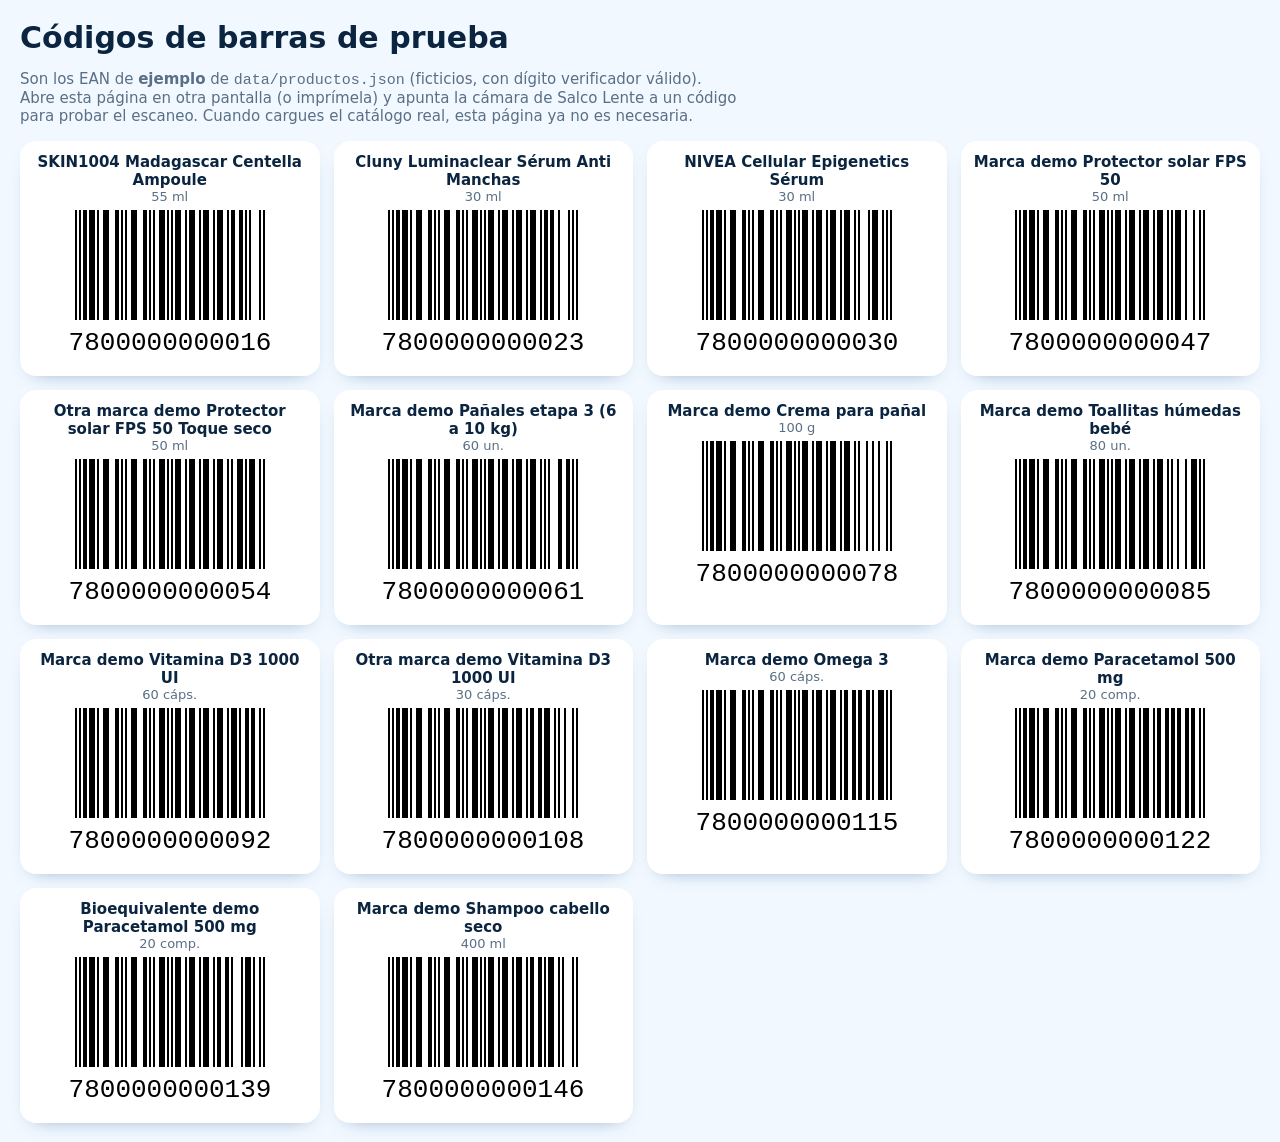
<file: demo-codigos.html>
<!doctype html><html lang="es"><head><meta charset="utf-8"><meta name="viewport" content="width=device-width,initial-scale=1"><title>Códigos de prueba | Salco Lente</title>
<style>body{font:15px system-ui,sans-serif;margin:0;padding:20px;background:#f1f8ff;color:#0b2540}h1{margin:0 0 6px}p{max-width:720px;color:#5a6f85}
.g{display:grid;grid-template-columns:repeat(auto-fill,minmax(260px,1fr));gap:14px;margin-top:16px}.c{background:#fff;border-radius:16px;padding:12px;box-shadow:0 8px 20px -14px rgba(0,60,120,.6);text-align:center}.n{font-weight:800}.s{color:#5a6f85;font-size:13px;margin-bottom:6px}svg{max-width:100%;height:auto}</style></head><body>
<h1>Códigos de barras de prueba</h1><p>Son los EAN de <b>ejemplo</b> de <code>data/productos.json</code> (ficticios, con dígito verificador válido). Abre esta página en otra pantalla (o imprímela) y apunta la cámara de Salco Lente a un código para probar el escaneo. Cuando cargues el catálogo real, esta página ya no es necesaria.</p>
<div class="g"><div class="c"><div class="n">SKIN1004 Madagascar Centella Ampoule</div><div class="s">55 ml</div><svg xmlns="http://www.w3.org/2000/svg" width="234" height="150" viewBox="0 0 234 150"><rect width="100%" height="100%" fill="#fff"/><rect x="22" y="0" width="2" height="110" fill="#000"/><rect x="26" y="0" width="2" height="110" fill="#000"/><rect x="30" y="0" width="2" height="110" fill="#000"/><rect x="32" y="0" width="2" height="110" fill="#000"/><rect x="36" y="0" width="2" height="110" fill="#000"/><rect x="38" y="0" width="2" height="110" fill="#000"/><rect x="40" y="0" width="2" height="110" fill="#000"/><rect x="44" y="0" width="2" height="110" fill="#000"/><rect x="50" y="0" width="2" height="110" fill="#000"/><rect x="52" y="0" width="2" height="110" fill="#000"/><rect x="54" y="0" width="2" height="110" fill="#000"/><rect x="62" y="0" width="2" height="110" fill="#000"/><rect x="64" y="0" width="2" height="110" fill="#000"/><rect x="68" y="0" width="2" height="110" fill="#000"/><rect x="72" y="0" width="2" height="110" fill="#000"/><rect x="78" y="0" width="2" height="110" fill="#000"/><rect x="80" y="0" width="2" height="110" fill="#000"/><rect x="82" y="0" width="2" height="110" fill="#000"/><rect x="90" y="0" width="2" height="110" fill="#000"/><rect x="92" y="0" width="2" height="110" fill="#000"/><rect x="96" y="0" width="2" height="110" fill="#000"/><rect x="100" y="0" width="2" height="110" fill="#000"/><rect x="106" y="0" width="2" height="110" fill="#000"/><rect x="108" y="0" width="2" height="110" fill="#000"/><rect x="110" y="0" width="2" height="110" fill="#000"/><rect x="114" y="0" width="2" height="110" fill="#000"/><rect x="118" y="0" width="2" height="110" fill="#000"/><rect x="122" y="0" width="2" height="110" fill="#000"/><rect x="124" y="0" width="2" height="110" fill="#000"/><rect x="126" y="0" width="2" height="110" fill="#000"/><rect x="132" y="0" width="2" height="110" fill="#000"/><rect x="136" y="0" width="2" height="110" fill="#000"/><rect x="138" y="0" width="2" height="110" fill="#000"/><rect x="140" y="0" width="2" height="110" fill="#000"/><rect x="146" y="0" width="2" height="110" fill="#000"/><rect x="150" y="0" width="2" height="110" fill="#000"/><rect x="152" y="0" width="2" height="110" fill="#000"/><rect x="154" y="0" width="2" height="110" fill="#000"/><rect x="160" y="0" width="2" height="110" fill="#000"/><rect x="164" y="0" width="2" height="110" fill="#000"/><rect x="166" y="0" width="2" height="110" fill="#000"/><rect x="168" y="0" width="2" height="110" fill="#000"/><rect x="174" y="0" width="2" height="110" fill="#000"/><rect x="178" y="0" width="2" height="110" fill="#000"/><rect x="180" y="0" width="2" height="110" fill="#000"/><rect x="186" y="0" width="2" height="110" fill="#000"/><rect x="188" y="0" width="2" height="110" fill="#000"/><rect x="192" y="0" width="2" height="110" fill="#000"/><rect x="196" y="0" width="2" height="110" fill="#000"/><rect x="206" y="0" width="2" height="110" fill="#000"/><rect x="210" y="0" width="2" height="110" fill="#000"/><text x="117" y="140" font-family="monospace" font-size="26" text-anchor="middle">7800000000016</text></svg></div><div class="c"><div class="n">Cluny Luminaclear Sérum Anti Manchas</div><div class="s">30 ml</div><svg xmlns="http://www.w3.org/2000/svg" width="234" height="150" viewBox="0 0 234 150"><rect width="100%" height="100%" fill="#fff"/><rect x="22" y="0" width="2" height="110" fill="#000"/><rect x="26" y="0" width="2" height="110" fill="#000"/><rect x="30" y="0" width="2" height="110" fill="#000"/><rect x="32" y="0" width="2" height="110" fill="#000"/><rect x="36" y="0" width="2" height="110" fill="#000"/><rect x="38" y="0" width="2" height="110" fill="#000"/><rect x="40" y="0" width="2" height="110" fill="#000"/><rect x="44" y="0" width="2" height="110" fill="#000"/><rect x="50" y="0" width="2" height="110" fill="#000"/><rect x="52" y="0" width="2" height="110" fill="#000"/><rect x="54" y="0" width="2" height="110" fill="#000"/><rect x="62" y="0" width="2" height="110" fill="#000"/><rect x="64" y="0" width="2" height="110" fill="#000"/><rect x="68" y="0" width="2" height="110" fill="#000"/><rect x="72" y="0" width="2" height="110" fill="#000"/><rect x="78" y="0" width="2" height="110" fill="#000"/><rect x="80" y="0" width="2" height="110" fill="#000"/><rect x="82" y="0" width="2" height="110" fill="#000"/><rect x="90" y="0" width="2" height="110" fill="#000"/><rect x="92" y="0" width="2" height="110" fill="#000"/><rect x="96" y="0" width="2" height="110" fill="#000"/><rect x="100" y="0" width="2" height="110" fill="#000"/><rect x="106" y="0" width="2" height="110" fill="#000"/><rect x="108" y="0" width="2" height="110" fill="#000"/><rect x="110" y="0" width="2" height="110" fill="#000"/><rect x="114" y="0" width="2" height="110" fill="#000"/><rect x="118" y="0" width="2" height="110" fill="#000"/><rect x="122" y="0" width="2" height="110" fill="#000"/><rect x="124" y="0" width="2" height="110" fill="#000"/><rect x="126" y="0" width="2" height="110" fill="#000"/><rect x="132" y="0" width="2" height="110" fill="#000"/><rect x="136" y="0" width="2" height="110" fill="#000"/><rect x="138" y="0" width="2" height="110" fill="#000"/><rect x="140" y="0" width="2" height="110" fill="#000"/><rect x="146" y="0" width="2" height="110" fill="#000"/><rect x="150" y="0" width="2" height="110" fill="#000"/><rect x="152" y="0" width="2" height="110" fill="#000"/><rect x="154" y="0" width="2" height="110" fill="#000"/><rect x="160" y="0" width="2" height="110" fill="#000"/><rect x="164" y="0" width="2" height="110" fill="#000"/><rect x="166" y="0" width="2" height="110" fill="#000"/><rect x="168" y="0" width="2" height="110" fill="#000"/><rect x="174" y="0" width="2" height="110" fill="#000"/><rect x="178" y="0" width="2" height="110" fill="#000"/><rect x="180" y="0" width="2" height="110" fill="#000"/><rect x="184" y="0" width="2" height="110" fill="#000"/><rect x="186" y="0" width="2" height="110" fill="#000"/><rect x="192" y="0" width="2" height="110" fill="#000"/><rect x="202" y="0" width="2" height="110" fill="#000"/><rect x="206" y="0" width="2" height="110" fill="#000"/><rect x="210" y="0" width="2" height="110" fill="#000"/><text x="117" y="140" font-family="monospace" font-size="26" text-anchor="middle">7800000000023</text></svg></div><div class="c"><div class="n">NIVEA Cellular Epigenetics Sérum</div><div class="s">30 ml</div><svg xmlns="http://www.w3.org/2000/svg" width="234" height="150" viewBox="0 0 234 150"><rect width="100%" height="100%" fill="#fff"/><rect x="22" y="0" width="2" height="110" fill="#000"/><rect x="26" y="0" width="2" height="110" fill="#000"/><rect x="30" y="0" width="2" height="110" fill="#000"/><rect x="32" y="0" width="2" height="110" fill="#000"/><rect x="36" y="0" width="2" height="110" fill="#000"/><rect x="38" y="0" width="2" height="110" fill="#000"/><rect x="40" y="0" width="2" height="110" fill="#000"/><rect x="44" y="0" width="2" height="110" fill="#000"/><rect x="50" y="0" width="2" height="110" fill="#000"/><rect x="52" y="0" width="2" height="110" fill="#000"/><rect x="54" y="0" width="2" height="110" fill="#000"/><rect x="62" y="0" width="2" height="110" fill="#000"/><rect x="64" y="0" width="2" height="110" fill="#000"/><rect x="68" y="0" width="2" height="110" fill="#000"/><rect x="72" y="0" width="2" height="110" fill="#000"/><rect x="78" y="0" width="2" height="110" fill="#000"/><rect x="80" y="0" width="2" height="110" fill="#000"/><rect x="82" y="0" width="2" height="110" fill="#000"/><rect x="90" y="0" width="2" height="110" fill="#000"/><rect x="92" y="0" width="2" height="110" fill="#000"/><rect x="96" y="0" width="2" height="110" fill="#000"/><rect x="100" y="0" width="2" height="110" fill="#000"/><rect x="106" y="0" width="2" height="110" fill="#000"/><rect x="108" y="0" width="2" height="110" fill="#000"/><rect x="110" y="0" width="2" height="110" fill="#000"/><rect x="114" y="0" width="2" height="110" fill="#000"/><rect x="118" y="0" width="2" height="110" fill="#000"/><rect x="122" y="0" width="2" height="110" fill="#000"/><rect x="124" y="0" width="2" height="110" fill="#000"/><rect x="126" y="0" width="2" height="110" fill="#000"/><rect x="132" y="0" width="2" height="110" fill="#000"/><rect x="136" y="0" width="2" height="110" fill="#000"/><rect x="138" y="0" width="2" height="110" fill="#000"/><rect x="140" y="0" width="2" height="110" fill="#000"/><rect x="146" y="0" width="2" height="110" fill="#000"/><rect x="150" y="0" width="2" height="110" fill="#000"/><rect x="152" y="0" width="2" height="110" fill="#000"/><rect x="154" y="0" width="2" height="110" fill="#000"/><rect x="160" y="0" width="2" height="110" fill="#000"/><rect x="164" y="0" width="2" height="110" fill="#000"/><rect x="166" y="0" width="2" height="110" fill="#000"/><rect x="168" y="0" width="2" height="110" fill="#000"/><rect x="174" y="0" width="2" height="110" fill="#000"/><rect x="178" y="0" width="2" height="110" fill="#000"/><rect x="188" y="0" width="2" height="110" fill="#000"/><rect x="192" y="0" width="2" height="110" fill="#000"/><rect x="194" y="0" width="2" height="110" fill="#000"/><rect x="196" y="0" width="2" height="110" fill="#000"/><rect x="202" y="0" width="2" height="110" fill="#000"/><rect x="206" y="0" width="2" height="110" fill="#000"/><rect x="210" y="0" width="2" height="110" fill="#000"/><text x="117" y="140" font-family="monospace" font-size="26" text-anchor="middle">7800000000030</text></svg></div><div class="c"><div class="n">Marca demo Protector solar FPS 50</div><div class="s">50 ml</div><svg xmlns="http://www.w3.org/2000/svg" width="234" height="150" viewBox="0 0 234 150"><rect width="100%" height="100%" fill="#fff"/><rect x="22" y="0" width="2" height="110" fill="#000"/><rect x="26" y="0" width="2" height="110" fill="#000"/><rect x="30" y="0" width="2" height="110" fill="#000"/><rect x="32" y="0" width="2" height="110" fill="#000"/><rect x="36" y="0" width="2" height="110" fill="#000"/><rect x="38" y="0" width="2" height="110" fill="#000"/><rect x="40" y="0" width="2" height="110" fill="#000"/><rect x="44" y="0" width="2" height="110" fill="#000"/><rect x="50" y="0" width="2" height="110" fill="#000"/><rect x="52" y="0" width="2" height="110" fill="#000"/><rect x="54" y="0" width="2" height="110" fill="#000"/><rect x="62" y="0" width="2" height="110" fill="#000"/><rect x="64" y="0" width="2" height="110" fill="#000"/><rect x="68" y="0" width="2" height="110" fill="#000"/><rect x="72" y="0" width="2" height="110" fill="#000"/><rect x="78" y="0" width="2" height="110" fill="#000"/><rect x="80" y="0" width="2" height="110" fill="#000"/><rect x="82" y="0" width="2" height="110" fill="#000"/><rect x="90" y="0" width="2" height="110" fill="#000"/><rect x="92" y="0" width="2" height="110" fill="#000"/><rect x="96" y="0" width="2" height="110" fill="#000"/><rect x="100" y="0" width="2" height="110" fill="#000"/><rect x="106" y="0" width="2" height="110" fill="#000"/><rect x="108" y="0" width="2" height="110" fill="#000"/><rect x="110" y="0" width="2" height="110" fill="#000"/><rect x="114" y="0" width="2" height="110" fill="#000"/><rect x="118" y="0" width="2" height="110" fill="#000"/><rect x="122" y="0" width="2" height="110" fill="#000"/><rect x="124" y="0" width="2" height="110" fill="#000"/><rect x="126" y="0" width="2" height="110" fill="#000"/><rect x="132" y="0" width="2" height="110" fill="#000"/><rect x="136" y="0" width="2" height="110" fill="#000"/><rect x="138" y="0" width="2" height="110" fill="#000"/><rect x="140" y="0" width="2" height="110" fill="#000"/><rect x="146" y="0" width="2" height="110" fill="#000"/><rect x="150" y="0" width="2" height="110" fill="#000"/><rect x="152" y="0" width="2" height="110" fill="#000"/><rect x="154" y="0" width="2" height="110" fill="#000"/><rect x="160" y="0" width="2" height="110" fill="#000"/><rect x="164" y="0" width="2" height="110" fill="#000"/><rect x="166" y="0" width="2" height="110" fill="#000"/><rect x="168" y="0" width="2" height="110" fill="#000"/><rect x="174" y="0" width="2" height="110" fill="#000"/><rect x="178" y="0" width="2" height="110" fill="#000"/><rect x="182" y="0" width="2" height="110" fill="#000"/><rect x="184" y="0" width="2" height="110" fill="#000"/><rect x="186" y="0" width="2" height="110" fill="#000"/><rect x="192" y="0" width="2" height="110" fill="#000"/><rect x="200" y="0" width="2" height="110" fill="#000"/><rect x="206" y="0" width="2" height="110" fill="#000"/><rect x="210" y="0" width="2" height="110" fill="#000"/><text x="117" y="140" font-family="monospace" font-size="26" text-anchor="middle">7800000000047</text></svg></div><div class="c"><div class="n">Otra marca demo Protector solar FPS 50 Toque seco</div><div class="s">50 ml</div><svg xmlns="http://www.w3.org/2000/svg" width="234" height="150" viewBox="0 0 234 150"><rect width="100%" height="100%" fill="#fff"/><rect x="22" y="0" width="2" height="110" fill="#000"/><rect x="26" y="0" width="2" height="110" fill="#000"/><rect x="30" y="0" width="2" height="110" fill="#000"/><rect x="32" y="0" width="2" height="110" fill="#000"/><rect x="36" y="0" width="2" height="110" fill="#000"/><rect x="38" y="0" width="2" height="110" fill="#000"/><rect x="40" y="0" width="2" height="110" fill="#000"/><rect x="44" y="0" width="2" height="110" fill="#000"/><rect x="50" y="0" width="2" height="110" fill="#000"/><rect x="52" y="0" width="2" height="110" fill="#000"/><rect x="54" y="0" width="2" height="110" fill="#000"/><rect x="62" y="0" width="2" height="110" fill="#000"/><rect x="64" y="0" width="2" height="110" fill="#000"/><rect x="68" y="0" width="2" height="110" fill="#000"/><rect x="72" y="0" width="2" height="110" fill="#000"/><rect x="78" y="0" width="2" height="110" fill="#000"/><rect x="80" y="0" width="2" height="110" fill="#000"/><rect x="82" y="0" width="2" height="110" fill="#000"/><rect x="90" y="0" width="2" height="110" fill="#000"/><rect x="92" y="0" width="2" height="110" fill="#000"/><rect x="96" y="0" width="2" height="110" fill="#000"/><rect x="100" y="0" width="2" height="110" fill="#000"/><rect x="106" y="0" width="2" height="110" fill="#000"/><rect x="108" y="0" width="2" height="110" fill="#000"/><rect x="110" y="0" width="2" height="110" fill="#000"/><rect x="114" y="0" width="2" height="110" fill="#000"/><rect x="118" y="0" width="2" height="110" fill="#000"/><rect x="122" y="0" width="2" height="110" fill="#000"/><rect x="124" y="0" width="2" height="110" fill="#000"/><rect x="126" y="0" width="2" height="110" fill="#000"/><rect x="132" y="0" width="2" height="110" fill="#000"/><rect x="136" y="0" width="2" height="110" fill="#000"/><rect x="138" y="0" width="2" height="110" fill="#000"/><rect x="140" y="0" width="2" height="110" fill="#000"/><rect x="146" y="0" width="2" height="110" fill="#000"/><rect x="150" y="0" width="2" height="110" fill="#000"/><rect x="152" y="0" width="2" height="110" fill="#000"/><rect x="154" y="0" width="2" height="110" fill="#000"/><rect x="160" y="0" width="2" height="110" fill="#000"/><rect x="164" y="0" width="2" height="110" fill="#000"/><rect x="166" y="0" width="2" height="110" fill="#000"/><rect x="168" y="0" width="2" height="110" fill="#000"/><rect x="174" y="0" width="2" height="110" fill="#000"/><rect x="178" y="0" width="2" height="110" fill="#000"/><rect x="184" y="0" width="2" height="110" fill="#000"/><rect x="186" y="0" width="2" height="110" fill="#000"/><rect x="188" y="0" width="2" height="110" fill="#000"/><rect x="192" y="0" width="2" height="110" fill="#000"/><rect x="196" y="0" width="2" height="110" fill="#000"/><rect x="198" y="0" width="2" height="110" fill="#000"/><rect x="200" y="0" width="2" height="110" fill="#000"/><rect x="206" y="0" width="2" height="110" fill="#000"/><rect x="210" y="0" width="2" height="110" fill="#000"/><text x="117" y="140" font-family="monospace" font-size="26" text-anchor="middle">7800000000054</text></svg></div><div class="c"><div class="n">Marca demo Pañales etapa 3 (6 a 10 kg)</div><div class="s">60 un.</div><svg xmlns="http://www.w3.org/2000/svg" width="234" height="150" viewBox="0 0 234 150"><rect width="100%" height="100%" fill="#fff"/><rect x="22" y="0" width="2" height="110" fill="#000"/><rect x="26" y="0" width="2" height="110" fill="#000"/><rect x="30" y="0" width="2" height="110" fill="#000"/><rect x="32" y="0" width="2" height="110" fill="#000"/><rect x="36" y="0" width="2" height="110" fill="#000"/><rect x="38" y="0" width="2" height="110" fill="#000"/><rect x="40" y="0" width="2" height="110" fill="#000"/><rect x="44" y="0" width="2" height="110" fill="#000"/><rect x="50" y="0" width="2" height="110" fill="#000"/><rect x="52" y="0" width="2" height="110" fill="#000"/><rect x="54" y="0" width="2" height="110" fill="#000"/><rect x="62" y="0" width="2" height="110" fill="#000"/><rect x="64" y="0" width="2" height="110" fill="#000"/><rect x="68" y="0" width="2" height="110" fill="#000"/><rect x="72" y="0" width="2" height="110" fill="#000"/><rect x="78" y="0" width="2" height="110" fill="#000"/><rect x="80" y="0" width="2" height="110" fill="#000"/><rect x="82" y="0" width="2" height="110" fill="#000"/><rect x="90" y="0" width="2" height="110" fill="#000"/><rect x="92" y="0" width="2" height="110" fill="#000"/><rect x="96" y="0" width="2" height="110" fill="#000"/><rect x="100" y="0" width="2" height="110" fill="#000"/><rect x="106" y="0" width="2" height="110" fill="#000"/><rect x="108" y="0" width="2" height="110" fill="#000"/><rect x="110" y="0" width="2" height="110" fill="#000"/><rect x="114" y="0" width="2" height="110" fill="#000"/><rect x="118" y="0" width="2" height="110" fill="#000"/><rect x="122" y="0" width="2" height="110" fill="#000"/><rect x="124" y="0" width="2" height="110" fill="#000"/><rect x="126" y="0" width="2" height="110" fill="#000"/><rect x="132" y="0" width="2" height="110" fill="#000"/><rect x="136" y="0" width="2" height="110" fill="#000"/><rect x="138" y="0" width="2" height="110" fill="#000"/><rect x="140" y="0" width="2" height="110" fill="#000"/><rect x="146" y="0" width="2" height="110" fill="#000"/><rect x="150" y="0" width="2" height="110" fill="#000"/><rect x="152" y="0" width="2" height="110" fill="#000"/><rect x="154" y="0" width="2" height="110" fill="#000"/><rect x="160" y="0" width="2" height="110" fill="#000"/><rect x="164" y="0" width="2" height="110" fill="#000"/><rect x="166" y="0" width="2" height="110" fill="#000"/><rect x="168" y="0" width="2" height="110" fill="#000"/><rect x="174" y="0" width="2" height="110" fill="#000"/><rect x="178" y="0" width="2" height="110" fill="#000"/><rect x="182" y="0" width="2" height="110" fill="#000"/><rect x="192" y="0" width="2" height="110" fill="#000"/><rect x="194" y="0" width="2" height="110" fill="#000"/><rect x="200" y="0" width="2" height="110" fill="#000"/><rect x="202" y="0" width="2" height="110" fill="#000"/><rect x="206" y="0" width="2" height="110" fill="#000"/><rect x="210" y="0" width="2" height="110" fill="#000"/><text x="117" y="140" font-family="monospace" font-size="26" text-anchor="middle">7800000000061</text></svg></div><div class="c"><div class="n">Marca demo Crema para pañal</div><div class="s">100 g</div><svg xmlns="http://www.w3.org/2000/svg" width="234" height="150" viewBox="0 0 234 150"><rect width="100%" height="100%" fill="#fff"/><rect x="22" y="0" width="2" height="110" fill="#000"/><rect x="26" y="0" width="2" height="110" fill="#000"/><rect x="30" y="0" width="2" height="110" fill="#000"/><rect x="32" y="0" width="2" height="110" fill="#000"/><rect x="36" y="0" width="2" height="110" fill="#000"/><rect x="38" y="0" width="2" height="110" fill="#000"/><rect x="40" y="0" width="2" height="110" fill="#000"/><rect x="44" y="0" width="2" height="110" fill="#000"/><rect x="50" y="0" width="2" height="110" fill="#000"/><rect x="52" y="0" width="2" height="110" fill="#000"/><rect x="54" y="0" width="2" height="110" fill="#000"/><rect x="62" y="0" width="2" height="110" fill="#000"/><rect x="64" y="0" width="2" height="110" fill="#000"/><rect x="68" y="0" width="2" height="110" fill="#000"/><rect x="72" y="0" width="2" height="110" fill="#000"/><rect x="78" y="0" width="2" height="110" fill="#000"/><rect x="80" y="0" width="2" height="110" fill="#000"/><rect x="82" y="0" width="2" height="110" fill="#000"/><rect x="90" y="0" width="2" height="110" fill="#000"/><rect x="92" y="0" width="2" height="110" fill="#000"/><rect x="96" y="0" width="2" height="110" fill="#000"/><rect x="100" y="0" width="2" height="110" fill="#000"/><rect x="106" y="0" width="2" height="110" fill="#000"/><rect x="108" y="0" width="2" height="110" fill="#000"/><rect x="110" y="0" width="2" height="110" fill="#000"/><rect x="114" y="0" width="2" height="110" fill="#000"/><rect x="118" y="0" width="2" height="110" fill="#000"/><rect x="122" y="0" width="2" height="110" fill="#000"/><rect x="124" y="0" width="2" height="110" fill="#000"/><rect x="126" y="0" width="2" height="110" fill="#000"/><rect x="132" y="0" width="2" height="110" fill="#000"/><rect x="136" y="0" width="2" height="110" fill="#000"/><rect x="138" y="0" width="2" height="110" fill="#000"/><rect x="140" y="0" width="2" height="110" fill="#000"/><rect x="146" y="0" width="2" height="110" fill="#000"/><rect x="150" y="0" width="2" height="110" fill="#000"/><rect x="152" y="0" width="2" height="110" fill="#000"/><rect x="154" y="0" width="2" height="110" fill="#000"/><rect x="160" y="0" width="2" height="110" fill="#000"/><rect x="164" y="0" width="2" height="110" fill="#000"/><rect x="166" y="0" width="2" height="110" fill="#000"/><rect x="168" y="0" width="2" height="110" fill="#000"/><rect x="174" y="0" width="2" height="110" fill="#000"/><rect x="178" y="0" width="2" height="110" fill="#000"/><rect x="186" y="0" width="2" height="110" fill="#000"/><rect x="192" y="0" width="2" height="110" fill="#000"/><rect x="198" y="0" width="2" height="110" fill="#000"/><rect x="206" y="0" width="2" height="110" fill="#000"/><rect x="210" y="0" width="2" height="110" fill="#000"/><text x="117" y="140" font-family="monospace" font-size="26" text-anchor="middle">7800000000078</text></svg></div><div class="c"><div class="n">Marca demo Toallitas húmedas bebé</div><div class="s">80 un.</div><svg xmlns="http://www.w3.org/2000/svg" width="234" height="150" viewBox="0 0 234 150"><rect width="100%" height="100%" fill="#fff"/><rect x="22" y="0" width="2" height="110" fill="#000"/><rect x="26" y="0" width="2" height="110" fill="#000"/><rect x="30" y="0" width="2" height="110" fill="#000"/><rect x="32" y="0" width="2" height="110" fill="#000"/><rect x="36" y="0" width="2" height="110" fill="#000"/><rect x="38" y="0" width="2" height="110" fill="#000"/><rect x="40" y="0" width="2" height="110" fill="#000"/><rect x="44" y="0" width="2" height="110" fill="#000"/><rect x="50" y="0" width="2" height="110" fill="#000"/><rect x="52" y="0" width="2" height="110" fill="#000"/><rect x="54" y="0" width="2" height="110" fill="#000"/><rect x="62" y="0" width="2" height="110" fill="#000"/><rect x="64" y="0" width="2" height="110" fill="#000"/><rect x="68" y="0" width="2" height="110" fill="#000"/><rect x="72" y="0" width="2" height="110" fill="#000"/><rect x="78" y="0" width="2" height="110" fill="#000"/><rect x="80" y="0" width="2" height="110" fill="#000"/><rect x="82" y="0" width="2" height="110" fill="#000"/><rect x="90" y="0" width="2" height="110" fill="#000"/><rect x="92" y="0" width="2" height="110" fill="#000"/><rect x="96" y="0" width="2" height="110" fill="#000"/><rect x="100" y="0" width="2" height="110" fill="#000"/><rect x="106" y="0" width="2" height="110" fill="#000"/><rect x="108" y="0" width="2" height="110" fill="#000"/><rect x="110" y="0" width="2" height="110" fill="#000"/><rect x="114" y="0" width="2" height="110" fill="#000"/><rect x="118" y="0" width="2" height="110" fill="#000"/><rect x="122" y="0" width="2" height="110" fill="#000"/><rect x="124" y="0" width="2" height="110" fill="#000"/><rect x="126" y="0" width="2" height="110" fill="#000"/><rect x="132" y="0" width="2" height="110" fill="#000"/><rect x="136" y="0" width="2" height="110" fill="#000"/><rect x="138" y="0" width="2" height="110" fill="#000"/><rect x="140" y="0" width="2" height="110" fill="#000"/><rect x="146" y="0" width="2" height="110" fill="#000"/><rect x="150" y="0" width="2" height="110" fill="#000"/><rect x="152" y="0" width="2" height="110" fill="#000"/><rect x="154" y="0" width="2" height="110" fill="#000"/><rect x="160" y="0" width="2" height="110" fill="#000"/><rect x="164" y="0" width="2" height="110" fill="#000"/><rect x="166" y="0" width="2" height="110" fill="#000"/><rect x="168" y="0" width="2" height="110" fill="#000"/><rect x="174" y="0" width="2" height="110" fill="#000"/><rect x="178" y="0" width="2" height="110" fill="#000"/><rect x="184" y="0" width="2" height="110" fill="#000"/><rect x="192" y="0" width="2" height="110" fill="#000"/><rect x="198" y="0" width="2" height="110" fill="#000"/><rect x="200" y="0" width="2" height="110" fill="#000"/><rect x="202" y="0" width="2" height="110" fill="#000"/><rect x="206" y="0" width="2" height="110" fill="#000"/><rect x="210" y="0" width="2" height="110" fill="#000"/><text x="117" y="140" font-family="monospace" font-size="26" text-anchor="middle">7800000000085</text></svg></div><div class="c"><div class="n">Marca demo Vitamina D3 1000 UI</div><div class="s">60 cáps.</div><svg xmlns="http://www.w3.org/2000/svg" width="234" height="150" viewBox="0 0 234 150"><rect width="100%" height="100%" fill="#fff"/><rect x="22" y="0" width="2" height="110" fill="#000"/><rect x="26" y="0" width="2" height="110" fill="#000"/><rect x="30" y="0" width="2" height="110" fill="#000"/><rect x="32" y="0" width="2" height="110" fill="#000"/><rect x="36" y="0" width="2" height="110" fill="#000"/><rect x="38" y="0" width="2" height="110" fill="#000"/><rect x="40" y="0" width="2" height="110" fill="#000"/><rect x="44" y="0" width="2" height="110" fill="#000"/><rect x="50" y="0" width="2" height="110" fill="#000"/><rect x="52" y="0" width="2" height="110" fill="#000"/><rect x="54" y="0" width="2" height="110" fill="#000"/><rect x="62" y="0" width="2" height="110" fill="#000"/><rect x="64" y="0" width="2" height="110" fill="#000"/><rect x="68" y="0" width="2" height="110" fill="#000"/><rect x="72" y="0" width="2" height="110" fill="#000"/><rect x="78" y="0" width="2" height="110" fill="#000"/><rect x="80" y="0" width="2" height="110" fill="#000"/><rect x="82" y="0" width="2" height="110" fill="#000"/><rect x="90" y="0" width="2" height="110" fill="#000"/><rect x="92" y="0" width="2" height="110" fill="#000"/><rect x="96" y="0" width="2" height="110" fill="#000"/><rect x="100" y="0" width="2" height="110" fill="#000"/><rect x="106" y="0" width="2" height="110" fill="#000"/><rect x="108" y="0" width="2" height="110" fill="#000"/><rect x="110" y="0" width="2" height="110" fill="#000"/><rect x="114" y="0" width="2" height="110" fill="#000"/><rect x="118" y="0" width="2" height="110" fill="#000"/><rect x="122" y="0" width="2" height="110" fill="#000"/><rect x="124" y="0" width="2" height="110" fill="#000"/><rect x="126" y="0" width="2" height="110" fill="#000"/><rect x="132" y="0" width="2" height="110" fill="#000"/><rect x="136" y="0" width="2" height="110" fill="#000"/><rect x="138" y="0" width="2" height="110" fill="#000"/><rect x="140" y="0" width="2" height="110" fill="#000"/><rect x="146" y="0" width="2" height="110" fill="#000"/><rect x="150" y="0" width="2" height="110" fill="#000"/><rect x="152" y="0" width="2" height="110" fill="#000"/><rect x="154" y="0" width="2" height="110" fill="#000"/><rect x="160" y="0" width="2" height="110" fill="#000"/><rect x="164" y="0" width="2" height="110" fill="#000"/><rect x="166" y="0" width="2" height="110" fill="#000"/><rect x="168" y="0" width="2" height="110" fill="#000"/><rect x="174" y="0" width="2" height="110" fill="#000"/><rect x="178" y="0" width="2" height="110" fill="#000"/><rect x="180" y="0" width="2" height="110" fill="#000"/><rect x="182" y="0" width="2" height="110" fill="#000"/><rect x="186" y="0" width="2" height="110" fill="#000"/><rect x="192" y="0" width="2" height="110" fill="#000"/><rect x="194" y="0" width="2" height="110" fill="#000"/><rect x="198" y="0" width="2" height="110" fill="#000"/><rect x="200" y="0" width="2" height="110" fill="#000"/><rect x="206" y="0" width="2" height="110" fill="#000"/><rect x="210" y="0" width="2" height="110" fill="#000"/><text x="117" y="140" font-family="monospace" font-size="26" text-anchor="middle">7800000000092</text></svg></div><div class="c"><div class="n">Otra marca demo Vitamina D3 1000 UI</div><div class="s">30 cáps.</div><svg xmlns="http://www.w3.org/2000/svg" width="234" height="150" viewBox="0 0 234 150"><rect width="100%" height="100%" fill="#fff"/><rect x="22" y="0" width="2" height="110" fill="#000"/><rect x="26" y="0" width="2" height="110" fill="#000"/><rect x="30" y="0" width="2" height="110" fill="#000"/><rect x="32" y="0" width="2" height="110" fill="#000"/><rect x="36" y="0" width="2" height="110" fill="#000"/><rect x="38" y="0" width="2" height="110" fill="#000"/><rect x="40" y="0" width="2" height="110" fill="#000"/><rect x="44" y="0" width="2" height="110" fill="#000"/><rect x="50" y="0" width="2" height="110" fill="#000"/><rect x="52" y="0" width="2" height="110" fill="#000"/><rect x="54" y="0" width="2" height="110" fill="#000"/><rect x="62" y="0" width="2" height="110" fill="#000"/><rect x="64" y="0" width="2" height="110" fill="#000"/><rect x="68" y="0" width="2" height="110" fill="#000"/><rect x="72" y="0" width="2" height="110" fill="#000"/><rect x="78" y="0" width="2" height="110" fill="#000"/><rect x="80" y="0" width="2" height="110" fill="#000"/><rect x="82" y="0" width="2" height="110" fill="#000"/><rect x="90" y="0" width="2" height="110" fill="#000"/><rect x="92" y="0" width="2" height="110" fill="#000"/><rect x="96" y="0" width="2" height="110" fill="#000"/><rect x="100" y="0" width="2" height="110" fill="#000"/><rect x="106" y="0" width="2" height="110" fill="#000"/><rect x="108" y="0" width="2" height="110" fill="#000"/><rect x="110" y="0" width="2" height="110" fill="#000"/><rect x="114" y="0" width="2" height="110" fill="#000"/><rect x="118" y="0" width="2" height="110" fill="#000"/><rect x="122" y="0" width="2" height="110" fill="#000"/><rect x="124" y="0" width="2" height="110" fill="#000"/><rect x="126" y="0" width="2" height="110" fill="#000"/><rect x="132" y="0" width="2" height="110" fill="#000"/><rect x="136" y="0" width="2" height="110" fill="#000"/><rect x="138" y="0" width="2" height="110" fill="#000"/><rect x="140" y="0" width="2" height="110" fill="#000"/><rect x="146" y="0" width="2" height="110" fill="#000"/><rect x="150" y="0" width="2" height="110" fill="#000"/><rect x="152" y="0" width="2" height="110" fill="#000"/><rect x="154" y="0" width="2" height="110" fill="#000"/><rect x="160" y="0" width="2" height="110" fill="#000"/><rect x="164" y="0" width="2" height="110" fill="#000"/><rect x="166" y="0" width="2" height="110" fill="#000"/><rect x="172" y="0" width="2" height="110" fill="#000"/><rect x="174" y="0" width="2" height="110" fill="#000"/><rect x="178" y="0" width="2" height="110" fill="#000"/><rect x="180" y="0" width="2" height="110" fill="#000"/><rect x="182" y="0" width="2" height="110" fill="#000"/><rect x="188" y="0" width="2" height="110" fill="#000"/><rect x="192" y="0" width="2" height="110" fill="#000"/><rect x="198" y="0" width="2" height="110" fill="#000"/><rect x="206" y="0" width="2" height="110" fill="#000"/><rect x="210" y="0" width="2" height="110" fill="#000"/><text x="117" y="140" font-family="monospace" font-size="26" text-anchor="middle">7800000000108</text></svg></div><div class="c"><div class="n">Marca demo Omega 3</div><div class="s">60 cáps.</div><svg xmlns="http://www.w3.org/2000/svg" width="234" height="150" viewBox="0 0 234 150"><rect width="100%" height="100%" fill="#fff"/><rect x="22" y="0" width="2" height="110" fill="#000"/><rect x="26" y="0" width="2" height="110" fill="#000"/><rect x="30" y="0" width="2" height="110" fill="#000"/><rect x="32" y="0" width="2" height="110" fill="#000"/><rect x="36" y="0" width="2" height="110" fill="#000"/><rect x="38" y="0" width="2" height="110" fill="#000"/><rect x="40" y="0" width="2" height="110" fill="#000"/><rect x="44" y="0" width="2" height="110" fill="#000"/><rect x="50" y="0" width="2" height="110" fill="#000"/><rect x="52" y="0" width="2" height="110" fill="#000"/><rect x="54" y="0" width="2" height="110" fill="#000"/><rect x="62" y="0" width="2" height="110" fill="#000"/><rect x="64" y="0" width="2" height="110" fill="#000"/><rect x="68" y="0" width="2" height="110" fill="#000"/><rect x="72" y="0" width="2" height="110" fill="#000"/><rect x="78" y="0" width="2" height="110" fill="#000"/><rect x="80" y="0" width="2" height="110" fill="#000"/><rect x="82" y="0" width="2" height="110" fill="#000"/><rect x="90" y="0" width="2" height="110" fill="#000"/><rect x="92" y="0" width="2" height="110" fill="#000"/><rect x="96" y="0" width="2" height="110" fill="#000"/><rect x="100" y="0" width="2" height="110" fill="#000"/><rect x="106" y="0" width="2" height="110" fill="#000"/><rect x="108" y="0" width="2" height="110" fill="#000"/><rect x="110" y="0" width="2" height="110" fill="#000"/><rect x="114" y="0" width="2" height="110" fill="#000"/><rect x="118" y="0" width="2" height="110" fill="#000"/><rect x="122" y="0" width="2" height="110" fill="#000"/><rect x="124" y="0" width="2" height="110" fill="#000"/><rect x="126" y="0" width="2" height="110" fill="#000"/><rect x="132" y="0" width="2" height="110" fill="#000"/><rect x="136" y="0" width="2" height="110" fill="#000"/><rect x="138" y="0" width="2" height="110" fill="#000"/><rect x="140" y="0" width="2" height="110" fill="#000"/><rect x="146" y="0" width="2" height="110" fill="#000"/><rect x="150" y="0" width="2" height="110" fill="#000"/><rect x="152" y="0" width="2" height="110" fill="#000"/><rect x="154" y="0" width="2" height="110" fill="#000"/><rect x="160" y="0" width="2" height="110" fill="#000"/><rect x="164" y="0" width="2" height="110" fill="#000"/><rect x="166" y="0" width="2" height="110" fill="#000"/><rect x="172" y="0" width="2" height="110" fill="#000"/><rect x="174" y="0" width="2" height="110" fill="#000"/><rect x="178" y="0" width="2" height="110" fill="#000"/><rect x="180" y="0" width="2" height="110" fill="#000"/><rect x="186" y="0" width="2" height="110" fill="#000"/><rect x="188" y="0" width="2" height="110" fill="#000"/><rect x="192" y="0" width="2" height="110" fill="#000"/><rect x="198" y="0" width="2" height="110" fill="#000"/><rect x="200" y="0" width="2" height="110" fill="#000"/><rect x="202" y="0" width="2" height="110" fill="#000"/><rect x="206" y="0" width="2" height="110" fill="#000"/><rect x="210" y="0" width="2" height="110" fill="#000"/><text x="117" y="140" font-family="monospace" font-size="26" text-anchor="middle">7800000000115</text></svg></div><div class="c"><div class="n">Marca demo Paracetamol 500 mg</div><div class="s">20 comp.</div><svg xmlns="http://www.w3.org/2000/svg" width="234" height="150" viewBox="0 0 234 150"><rect width="100%" height="100%" fill="#fff"/><rect x="22" y="0" width="2" height="110" fill="#000"/><rect x="26" y="0" width="2" height="110" fill="#000"/><rect x="30" y="0" width="2" height="110" fill="#000"/><rect x="32" y="0" width="2" height="110" fill="#000"/><rect x="36" y="0" width="2" height="110" fill="#000"/><rect x="38" y="0" width="2" height="110" fill="#000"/><rect x="40" y="0" width="2" height="110" fill="#000"/><rect x="44" y="0" width="2" height="110" fill="#000"/><rect x="50" y="0" width="2" height="110" fill="#000"/><rect x="52" y="0" width="2" height="110" fill="#000"/><rect x="54" y="0" width="2" height="110" fill="#000"/><rect x="62" y="0" width="2" height="110" fill="#000"/><rect x="64" y="0" width="2" height="110" fill="#000"/><rect x="68" y="0" width="2" height="110" fill="#000"/><rect x="72" y="0" width="2" height="110" fill="#000"/><rect x="78" y="0" width="2" height="110" fill="#000"/><rect x="80" y="0" width="2" height="110" fill="#000"/><rect x="82" y="0" width="2" height="110" fill="#000"/><rect x="90" y="0" width="2" height="110" fill="#000"/><rect x="92" y="0" width="2" height="110" fill="#000"/><rect x="96" y="0" width="2" height="110" fill="#000"/><rect x="100" y="0" width="2" height="110" fill="#000"/><rect x="106" y="0" width="2" height="110" fill="#000"/><rect x="108" y="0" width="2" height="110" fill="#000"/><rect x="110" y="0" width="2" height="110" fill="#000"/><rect x="114" y="0" width="2" height="110" fill="#000"/><rect x="118" y="0" width="2" height="110" fill="#000"/><rect x="122" y="0" width="2" height="110" fill="#000"/><rect x="124" y="0" width="2" height="110" fill="#000"/><rect x="126" y="0" width="2" height="110" fill="#000"/><rect x="132" y="0" width="2" height="110" fill="#000"/><rect x="136" y="0" width="2" height="110" fill="#000"/><rect x="138" y="0" width="2" height="110" fill="#000"/><rect x="140" y="0" width="2" height="110" fill="#000"/><rect x="146" y="0" width="2" height="110" fill="#000"/><rect x="150" y="0" width="2" height="110" fill="#000"/><rect x="152" y="0" width="2" height="110" fill="#000"/><rect x="154" y="0" width="2" height="110" fill="#000"/><rect x="160" y="0" width="2" height="110" fill="#000"/><rect x="164" y="0" width="2" height="110" fill="#000"/><rect x="166" y="0" width="2" height="110" fill="#000"/><rect x="172" y="0" width="2" height="110" fill="#000"/><rect x="174" y="0" width="2" height="110" fill="#000"/><rect x="178" y="0" width="2" height="110" fill="#000"/><rect x="180" y="0" width="2" height="110" fill="#000"/><rect x="184" y="0" width="2" height="110" fill="#000"/><rect x="186" y="0" width="2" height="110" fill="#000"/><rect x="192" y="0" width="2" height="110" fill="#000"/><rect x="194" y="0" width="2" height="110" fill="#000"/><rect x="198" y="0" width="2" height="110" fill="#000"/><rect x="200" y="0" width="2" height="110" fill="#000"/><rect x="206" y="0" width="2" height="110" fill="#000"/><rect x="210" y="0" width="2" height="110" fill="#000"/><text x="117" y="140" font-family="monospace" font-size="26" text-anchor="middle">7800000000122</text></svg></div><div class="c"><div class="n">Bioequivalente demo Paracetamol 500 mg</div><div class="s">20 comp.</div><svg xmlns="http://www.w3.org/2000/svg" width="234" height="150" viewBox="0 0 234 150"><rect width="100%" height="100%" fill="#fff"/><rect x="22" y="0" width="2" height="110" fill="#000"/><rect x="26" y="0" width="2" height="110" fill="#000"/><rect x="30" y="0" width="2" height="110" fill="#000"/><rect x="32" y="0" width="2" height="110" fill="#000"/><rect x="36" y="0" width="2" height="110" fill="#000"/><rect x="38" y="0" width="2" height="110" fill="#000"/><rect x="40" y="0" width="2" height="110" fill="#000"/><rect x="44" y="0" width="2" height="110" fill="#000"/><rect x="50" y="0" width="2" height="110" fill="#000"/><rect x="52" y="0" width="2" height="110" fill="#000"/><rect x="54" y="0" width="2" height="110" fill="#000"/><rect x="62" y="0" width="2" height="110" fill="#000"/><rect x="64" y="0" width="2" height="110" fill="#000"/><rect x="68" y="0" width="2" height="110" fill="#000"/><rect x="72" y="0" width="2" height="110" fill="#000"/><rect x="78" y="0" width="2" height="110" fill="#000"/><rect x="80" y="0" width="2" height="110" fill="#000"/><rect x="82" y="0" width="2" height="110" fill="#000"/><rect x="90" y="0" width="2" height="110" fill="#000"/><rect x="92" y="0" width="2" height="110" fill="#000"/><rect x="96" y="0" width="2" height="110" fill="#000"/><rect x="100" y="0" width="2" height="110" fill="#000"/><rect x="106" y="0" width="2" height="110" fill="#000"/><rect x="108" y="0" width="2" height="110" fill="#000"/><rect x="110" y="0" width="2" height="110" fill="#000"/><rect x="114" y="0" width="2" height="110" fill="#000"/><rect x="118" y="0" width="2" height="110" fill="#000"/><rect x="122" y="0" width="2" height="110" fill="#000"/><rect x="124" y="0" width="2" height="110" fill="#000"/><rect x="126" y="0" width="2" height="110" fill="#000"/><rect x="132" y="0" width="2" height="110" fill="#000"/><rect x="136" y="0" width="2" height="110" fill="#000"/><rect x="138" y="0" width="2" height="110" fill="#000"/><rect x="140" y="0" width="2" height="110" fill="#000"/><rect x="146" y="0" width="2" height="110" fill="#000"/><rect x="150" y="0" width="2" height="110" fill="#000"/><rect x="152" y="0" width="2" height="110" fill="#000"/><rect x="154" y="0" width="2" height="110" fill="#000"/><rect x="160" y="0" width="2" height="110" fill="#000"/><rect x="164" y="0" width="2" height="110" fill="#000"/><rect x="166" y="0" width="2" height="110" fill="#000"/><rect x="172" y="0" width="2" height="110" fill="#000"/><rect x="174" y="0" width="2" height="110" fill="#000"/><rect x="178" y="0" width="2" height="110" fill="#000"/><rect x="188" y="0" width="2" height="110" fill="#000"/><rect x="192" y="0" width="2" height="110" fill="#000"/><rect x="194" y="0" width="2" height="110" fill="#000"/><rect x="196" y="0" width="2" height="110" fill="#000"/><rect x="200" y="0" width="2" height="110" fill="#000"/><rect x="206" y="0" width="2" height="110" fill="#000"/><rect x="210" y="0" width="2" height="110" fill="#000"/><text x="117" y="140" font-family="monospace" font-size="26" text-anchor="middle">7800000000139</text></svg></div><div class="c"><div class="n">Marca demo Shampoo cabello seco</div><div class="s">400 ml</div><svg xmlns="http://www.w3.org/2000/svg" width="234" height="150" viewBox="0 0 234 150"><rect width="100%" height="100%" fill="#fff"/><rect x="22" y="0" width="2" height="110" fill="#000"/><rect x="26" y="0" width="2" height="110" fill="#000"/><rect x="30" y="0" width="2" height="110" fill="#000"/><rect x="32" y="0" width="2" height="110" fill="#000"/><rect x="36" y="0" width="2" height="110" fill="#000"/><rect x="38" y="0" width="2" height="110" fill="#000"/><rect x="40" y="0" width="2" height="110" fill="#000"/><rect x="44" y="0" width="2" height="110" fill="#000"/><rect x="50" y="0" width="2" height="110" fill="#000"/><rect x="52" y="0" width="2" height="110" fill="#000"/><rect x="54" y="0" width="2" height="110" fill="#000"/><rect x="62" y="0" width="2" height="110" fill="#000"/><rect x="64" y="0" width="2" height="110" fill="#000"/><rect x="68" y="0" width="2" height="110" fill="#000"/><rect x="72" y="0" width="2" height="110" fill="#000"/><rect x="78" y="0" width="2" height="110" fill="#000"/><rect x="80" y="0" width="2" height="110" fill="#000"/><rect x="82" y="0" width="2" height="110" fill="#000"/><rect x="90" y="0" width="2" height="110" fill="#000"/><rect x="92" y="0" width="2" height="110" fill="#000"/><rect x="96" y="0" width="2" height="110" fill="#000"/><rect x="100" y="0" width="2" height="110" fill="#000"/><rect x="106" y="0" width="2" height="110" fill="#000"/><rect x="108" y="0" width="2" height="110" fill="#000"/><rect x="110" y="0" width="2" height="110" fill="#000"/><rect x="114" y="0" width="2" height="110" fill="#000"/><rect x="118" y="0" width="2" height="110" fill="#000"/><rect x="122" y="0" width="2" height="110" fill="#000"/><rect x="124" y="0" width="2" height="110" fill="#000"/><rect x="126" y="0" width="2" height="110" fill="#000"/><rect x="132" y="0" width="2" height="110" fill="#000"/><rect x="136" y="0" width="2" height="110" fill="#000"/><rect x="138" y="0" width="2" height="110" fill="#000"/><rect x="140" y="0" width="2" height="110" fill="#000"/><rect x="146" y="0" width="2" height="110" fill="#000"/><rect x="150" y="0" width="2" height="110" fill="#000"/><rect x="152" y="0" width="2" height="110" fill="#000"/><rect x="154" y="0" width="2" height="110" fill="#000"/><rect x="160" y="0" width="2" height="110" fill="#000"/><rect x="164" y="0" width="2" height="110" fill="#000"/><rect x="166" y="0" width="2" height="110" fill="#000"/><rect x="172" y="0" width="2" height="110" fill="#000"/><rect x="174" y="0" width="2" height="110" fill="#000"/><rect x="178" y="0" width="2" height="110" fill="#000"/><rect x="182" y="0" width="2" height="110" fill="#000"/><rect x="184" y="0" width="2" height="110" fill="#000"/><rect x="186" y="0" width="2" height="110" fill="#000"/><rect x="192" y="0" width="2" height="110" fill="#000"/><rect x="196" y="0" width="2" height="110" fill="#000"/><rect x="206" y="0" width="2" height="110" fill="#000"/><rect x="210" y="0" width="2" height="110" fill="#000"/><text x="117" y="140" font-family="monospace" font-size="26" text-anchor="middle">7800000000146</text></svg></div></div></body></html>
</file>
<file: css/app.css>
/* ============================================================
   Salco Lente: estilos
   Orden: base > fondo > barra > componentes > pantallas > cámara y RA > encuesta > animaciones
   Las animaciones usan solo opacity y transform (baratas en el celular) y respetan "reducir movimiento".
   ============================================================ */

/* ---------- Base ---------- */
:root{
  --blue:#007dc3;--blue-d:#005b94;--sky:#00a9e8;--green:#96c11f;--yellow:#ffd500;--orange:#f29100;--coral:#ff5b3a;
  --ink:#0b2540;--muted:#5a6f85;--bg:#f1f8ff;--r:26px;
  --shadow:0 18px 40px -20px rgba(0,70,140,.45);
  --grad-main:linear-gradient(135deg,#005fb0 0%,#007dc3 40%,#00a9e8 80%,#35d6c4 100%);
  --grad-cta:linear-gradient(135deg,#005fb0,#007dc3 45%,#00a9e8);
  --font-t:"Avenir Next","Avenir","Avenir Next LT Pro","Nunito","Segoe UI",system-ui,sans-serif;
  --font:ui-rounded,"SF Pro Rounded","Nunito","Segoe UI Variable",system-ui,-apple-system,"Segoe UI",Roboto,Helvetica,Arial,sans-serif;
  --ease:cubic-bezier(.2,.9,.3,1);       /* salida suave */
  --spring:cubic-bezier(.2,1.5,.4,1);    /* con un pequeño rebote */
}
*{box-sizing:border-box;-webkit-tap-highlight-color:transparent}
html{color-scheme:light}
body{margin:0;background:var(--bg);color:var(--ink);font:16px/1.45 var(--font);-webkit-font-smoothing:antialiased;min-height:100vh;min-height:100dvh;overflow-x:hidden}
h1,h2,h3,h4,p{margin:0}
h1,h2,h3{line-height:1.1;letter-spacing:-.025em}
button{font:inherit;cursor:pointer;color:inherit}
.hidden{display:none!important}
:focus-visible{outline:3px solid var(--sky);outline-offset:2px;border-radius:8px}

/* Títulos: una sola familia y peso para todo lo que "titula" */
h1,h2,h3,h4,.brand b,.sectitle,.kicker,.hint b,.nm b,.hero2 b,.sheet h3,.sheet h4,.big,
.pit b,.altp b,.lit b,.cmpP b,.cm small,.misalco p,.sc-top .t,.acard b,.m3dhint{font-family:var(--font-t);font-weight:700}

/* ---------- Fondo ---------- */
.bg{position:fixed;inset:0;z-index:-2;overflow:hidden;background:
  radial-gradient(900px 600px at 110% -10%,#bfeaff 0%,transparent 60%),
  radial-gradient(700px 500px at -20% 30%,#e6f7c8 0%,transparent 60%),
  radial-gradient(700px 500px at 110% 85%,#fff1b8 0%,transparent 60%),#f1f8ff}
/* círculos de color con degradado radial (mucho más baratos de animar que un filter:blur) */
.bg i{position:absolute;border-radius:50%;opacity:.7;will-change:transform;animation:drift 18s ease-in-out infinite alternate}
.bg i:nth-child(1){width:380px;height:380px;left:-130px;top:6%;background:radial-gradient(circle,#7fdcff 0%,transparent 68%)}
.bg i:nth-child(2){width:340px;height:340px;right:-120px;top:40%;background:radial-gradient(circle,#d4ee6a 0%,transparent 68%);animation-duration:22s;animation-delay:-6s}
.bg i:nth-child(3){width:320px;height:320px;left:12%;bottom:-130px;background:radial-gradient(circle,#ffe36b 0%,transparent 68%);animation-duration:26s;animation-delay:-12s}
body.cam .bg i,body.cam .top::after{animation-play-state:paused}

/* ---------- Barra superior ---------- */
.top{position:sticky;top:0;z-index:20;background:rgba(255,255,255,.74);backdrop-filter:saturate(1.8) blur(18px);-webkit-backdrop-filter:saturate(1.8) blur(18px);padding-top:env(safe-area-inset-top);overflow:hidden}
/* franja de colores: se desplaza con transform (sin repintar el degradado cada cuadro) */
.top::after{content:"";position:absolute;left:0;bottom:0;width:200%;height:3px;background:linear-gradient(90deg,var(--sky),var(--green),var(--yellow),var(--orange),var(--coral),var(--sky),var(--green),var(--yellow),var(--orange),var(--coral),var(--sky));animation:slide 14s linear infinite}
.top-in{max-width:560px;margin:auto;display:flex;align-items:center;gap:12px;padding:10px 16px 11px}
.top img{width:44px;height:auto;display:block;filter:drop-shadow(0 4px 8px rgba(0,125,195,.35))}
.brand{display:flex;flex-direction:column;line-height:1.02}
.brand b{font-size:19px;letter-spacing:-.03em;background:linear-gradient(90deg,var(--blue-d),var(--blue) 60%,var(--sky));-webkit-background-clip:text;background-clip:text;color:transparent}
.brand small{font-size:11px;font-weight:800;color:var(--muted);letter-spacing:.14em;text-transform:uppercase}
.pbtn{margin-left:auto;display:inline-flex;align-items:center;gap:6px;padding:7px 12px;border-radius:999px;border:1px solid rgba(0,125,195,.2);background:linear-gradient(135deg,#e0f4ff,#effad8);color:var(--blue-d);font-size:12.5px;font-weight:800}

/* ---------- Estructura de pantallas ---------- */
.wrap{max-width:560px;margin:auto;padding:18px 16px calc(110px + env(safe-area-inset-bottom))}
.screen{display:none}
.screen.on{display:block;animation:fade .3s ease both}
.page-t{font-size:28px;margin-bottom:12px}

/* ---------- Componentes ---------- */
.card{position:relative;background:rgba(255,255,255,.82);backdrop-filter:blur(18px) saturate(1.4);-webkit-backdrop-filter:blur(18px) saturate(1.4);border:1.5px solid rgba(255,255,255,.95);border-radius:var(--r);box-shadow:var(--shadow);padding:18px}
.glass{background:rgba(255,255,255,.88);backdrop-filter:blur(14px);-webkit-backdrop-filter:blur(14px);border:1.5px solid rgba(255,255,255,.95);border-radius:20px;box-shadow:0 14px 28px -14px rgba(0,30,70,.6)}
.btn{position:relative;overflow:hidden;display:flex;align-items:center;justify-content:center;gap:8px;width:100%;border:0;border-radius:999px;padding:16px 20px;font-weight:900;font-size:16.5px;color:#fff;background:var(--grad-cta);box-shadow:0 16px 28px -12px rgba(0,125,195,.8),inset 0 1px 0 rgba(255,255,255,.45);transition:transform .16s var(--ease),background .2s,box-shadow .2s,opacity .2s}
.btn::after{content:"";position:absolute;top:0;bottom:0;width:60%;left:-80%;background:linear-gradient(110deg,transparent 20%,rgba(255,255,255,.55) 50%,transparent 80%);transform:skewX(-18deg);animation:shine 3.6s ease-in-out infinite}
.btn:active,.rbtn:active{transform:scale(.97)}
.btn[disabled]{opacity:.5}
.btn.alt{background:rgba(255,255,255,.9);color:var(--blue-d);box-shadow:inset 0 0 0 2.5px var(--blue),0 8px 18px -12px rgba(0,125,195,.6)}
.btn.alt::after,.btn.ghost::after{display:none}
.btn.ghost{background:transparent;color:var(--blue-d);box-shadow:none;font-weight:800;font-size:15px;padding:12px}
.btn.sm{padding:11px 16px;font-size:14px;width:auto}
.btn.danger{color:#c0392b}
.btn+.btn{margin-top:10px}
.rbtn{white-space:nowrap;flex:none;border:0;border-radius:999px;padding:9px 14px;font-weight:800;font-size:14px;background:rgba(255,255,255,.9);color:var(--blue-d);transition:transform .16s var(--ease),background .2s,box-shadow .2s}
.ic{width:46px;height:46px;border-radius:15px;display:grid;place-items:center;font-size:23px;background:linear-gradient(135deg,var(--c1,#e3f4ff),var(--c2,#f0fadb));box-shadow:inset 0 1px 0 rgba(255,255,255,.8),0 6px 14px -8px rgba(0,60,120,.5);flex:none}
.ic.xl{width:96px;height:96px;font-size:50px;border-radius:30px}
.ic.pimg{background:#fff;padding:3px;overflow:hidden}
.ic.pimg img{width:100%;height:100%;object-fit:contain;display:block}
.ic.xl.pimg{width:150px;height:150px;border-radius:24px;padding:8px}
.pill{display:inline-block;border-radius:999px;padding:3px 9px;font-size:11px;font-weight:900;margin:2px 3px 2px 0}
.pill.g{background:#e3f6c4;color:#2f5a05}.pill.y{background:#fff0b0;color:#6b5000}.pill.r{background:#ffd9d1;color:#8a2a12}.pill.n{background:#e6eef7;color:#33516e}
.big{font-size:21px;letter-spacing:-.02em}
.big small{font-size:12px;font-weight:800;color:var(--muted)}
.note{padding:11px 13px;border-radius:14px;background:#fff6d6;color:#6b5000;font-weight:700;font-size:13.5px;margin:8px 0}
.legal{font-size:12.5px;color:var(--muted);line-height:1.5;margin-top:22px;padding:0 4px;font-weight:500}
.legal.tight{margin-top:8px;font-weight:600}
.legal.sheet-end{margin-top:14px}
.foot{text-align:center;color:var(--muted);font-size:12px;margin-top:18px;font-weight:600}
.empty{text-align:center;color:var(--muted);font-weight:700;padding:30px 10px}
.empty .btn{margin-top:14px}
.sectitle{display:flex;align-items:center;gap:10px;font-size:13px;letter-spacing:.1em;text-transform:uppercase;color:var(--blue-d);margin:26px 4px 12px}
.sectitle::after{content:"";flex:1;height:2.5px;border-radius:9px;background:linear-gradient(90deg,rgba(0,169,232,.45),transparent)}

/* ---------- Inicio ---------- */
.hero{position:relative;overflow:hidden;isolation:isolate;border-radius:32px;color:#fff;padding:26px 22px;background:var(--grad-main);box-shadow:0 28px 50px -22px rgba(0,80,160,.8),inset 0 1px 0 rgba(255,255,255,.4)}
.hero::before{content:"";position:absolute;inset:-40% -20% auto auto;width:340px;height:340px;border-radius:50%;background:radial-gradient(circle,rgba(255,225,60,.65),transparent 62%);z-index:-1;animation:drift 12s ease-in-out infinite alternate}
.kicker{display:inline-flex;gap:6px;align-items:center;background:rgba(255,255,255,.2);border:1px solid rgba(255,255,255,.4);border-radius:999px;padding:6px 12px;font-size:12.5px;letter-spacing:.04em}
.hero h1{font-size:38px;margin:14px 0 10px}
.hero h1 em{font-style:normal;background:linear-gradient(90deg,#fff 0%,#ffe36b 55%,#c8e23c);-webkit-background-clip:text;background-clip:text;color:transparent}
.hero p{font-size:16.5px;font-weight:600;opacity:.96;max-width:420px}
.hero .go{margin-top:20px}
.hero .btn{background:#fff;color:var(--blue-d);box-shadow:0 14px 26px -12px rgba(0,30,80,.7)}
.how{list-style:none;padding:0;margin:0;display:grid;gap:10px}
.how li{display:flex;gap:12px;align-items:center;font-weight:800}
.how small{display:block;color:var(--muted);font-weight:600;font-size:13px}

/* ---------- Buscar ---------- */
.srch{width:100%;border:1.5px solid rgba(0,125,195,.25);border-radius:999px;padding:14px 18px;font:inherit;font-weight:700;background:rgba(255,255,255,.92);outline:none;transition:border-color .2s,box-shadow .2s}
.srch:focus{border-color:var(--sky);box-shadow:0 0 0 4px rgba(0,169,232,.18)}
.chips{display:flex;gap:8px;flex-wrap:wrap;margin:12px 0 14px}
.chp{border:1.5px solid rgba(0,125,195,.22);background:rgba(255,255,255,.85);border-radius:999px;padding:8px 13px;font-weight:800;font-size:13.5px;color:var(--blue-d);transition:transform .16s var(--ease),background .2s,color .2s}
.chp .i{width:15px;height:15px;vertical-align:-.2em;margin-right:2px}
.chp:active{transform:scale(.94)}
.chp.on{background:var(--grad-cta);color:#fff;border-color:transparent}
.plist{display:grid;gap:10px}
.pit{display:flex;gap:12px;align-items:center;padding:12px 14px;border-radius:22px;background:rgba(255,255,255,.88);border:1.5px solid rgba(255,255,255,.95);box-shadow:0 12px 24px -18px rgba(0,60,120,.6);text-align:left;width:100%;transition:transform .16s var(--ease)}
.pit:active{transform:scale(.98)}
.pit b{font-size:14.5px;display:block;line-height:1.2}
.pit .s{font-size:12.5px;color:var(--muted);font-weight:700}
.pit .p{margin-left:auto;text-align:right;font-weight:950;font-size:14.5px;white-space:nowrap}
.pit .p small{display:block;font-size:11px;color:var(--muted);font-weight:700}

/* Historial */
.hrow{display:flex;gap:8px;align-items:stretch;margin-bottom:10px}
.hrow .pit{flex:1;min-width:0}
.hadd{flex:0 0 auto;width:58px;border:0;border-radius:22px;background:linear-gradient(135deg,#0090d8,#00a9e8);color:#fff;font-size:12px;font-weight:900;box-shadow:0 10px 20px -12px rgba(0,100,180,.8);display:flex;flex-direction:column;align-items:center;justify-content:center;gap:2px;transition:transform .16s var(--ease),background .2s}
.hadd:active{transform:scale(.94)}
.hadd.sel{background:linear-gradient(135deg,#7fb11a,#96c11f)}
.hadd span{font-size:20px;line-height:1}
.htime{display:block;font-size:11px;font-weight:700;color:var(--muted);margin-top:1px}
.hist-t{margin-bottom:4px}
.hist-sub{color:var(--muted);font-weight:700;margin-bottom:14px}

/* ---------- Navegación inferior ---------- */
.nav{position:fixed;left:0;right:0;bottom:0;z-index:30;padding:0 14px calc(10px + env(safe-area-inset-bottom));pointer-events:none}
.nav-in{pointer-events:auto;max-width:520px;margin:auto;display:grid;grid-template-columns:1fr 1fr 1.15fr 1fr 1fr;align-items:end;background:linear-gradient(180deg,#0a86cc,#007dc3);backdrop-filter:blur(18px) saturate(1.5);-webkit-backdrop-filter:blur(18px) saturate(1.5);border:1.5px solid rgba(255,255,255,.3);border-radius:28px;box-shadow:0 18px 40px -14px rgba(0,60,120,.75);padding:8px 6px}
.nb{position:relative;border:0;background:none;display:flex;flex-direction:column;align-items:center;gap:3px;padding:6px 0 8px;font-size:11px;font-weight:700;letter-spacing:.01em;color:rgba(255,255,255,.72);transition:transform .16s var(--ease),color .2s}
.nb:active{transform:scale(.92)}
.nb span{display:block;width:24px;height:24px;line-height:1}
.nb svg{width:24px;height:24px;display:block;fill:none;stroke:currentColor;stroke-width:1.7;stroke-linecap:round;stroke-linejoin:round}
.nb.on{color:#fff}
.nb.on::after{content:"";position:absolute;bottom:1px;left:50%;width:16px;height:3px;margin-left:-8px;border-radius:2px;background:#fff;animation:dotIn .35s var(--spring) both}
.nb.on svg{animation:navPop .38s var(--ease)}
.nb .badge{position:absolute;top:0;right:calc(50% - 22px);min-width:18px;height:18px;border-radius:9px;background:var(--coral);color:#fff;font-size:11px;font-weight:900;display:grid;place-items:center;padding:0 5px}
.nb .badge.bump{animation:bump .45s var(--spring)}
.nb.mid{padding-top:0;color:#fff}
.nb.mid.on::after{display:none}
.nb.mid .fab{width:44px;height:44px;border-radius:50%;display:grid;place-items:center;line-height:1;color:#fff;background:linear-gradient(135deg,#0a6aa8,#004f82);box-shadow:0 0 0 3px #fff,0 8px 16px -6px rgba(0,40,90,.6);transition:transform .2s var(--spring)}
.nb.mid:active .fab{transform:scale(.9)}

/* ---------- Cámara y escaneo ---------- */
.camLayer{position:fixed;inset:0;z-index:40;background:#04101e;display:none}
body.cam .camLayer{display:block}
.camLayer video{position:absolute;inset:0;width:100%;height:100%;object-fit:cover}
.camLayer::after{content:"";position:absolute;inset:0;background:radial-gradient(130% 90% at 50% 45%,transparent 55%,rgba(0,20,50,.3));pointer-events:none}
.ov{position:fixed;inset:0;z-index:50;display:none}
.ov.on{display:block}
.sc-top{position:absolute;left:0;right:0;top:0;display:flex;align-items:center;gap:10px;padding:calc(12px + env(safe-area-inset-top)) 14px 12px;background:linear-gradient(rgba(0,20,50,.6),transparent);color:#fff}
.sc-top .t{font-size:16px;text-shadow:0 1px 8px rgba(0,0,0,.5)}
.reticle{container-type:size;will-change:transform;position:absolute;left:50%;top:44%;width:min(76vw,330px);height:min(46vw,200px);transform:translate(-50%,-50%);border-radius:26px;box-shadow:0 0 0 2000px rgba(0,20,50,.38)}
.reticle svg{position:absolute;inset:-6px;width:calc(100% + 12px);height:calc(100% + 12px);transform-origin:center;transition:stroke .25s;animation:breathe 2.6s ease-in-out infinite}
.reticle .laser{position:absolute;left:8%;right:8%;top:10%;height:3px;border-radius:3px;background:linear-gradient(90deg,transparent,var(--green),#fff,var(--green),transparent);box-shadow:0 0 18px 4px rgba(150,193,31,.8);will-change:translate,opacity;animation:laser 2s cubic-bezier(.45,.05,.55,.95) infinite alternate}
@supports (height:1cqh){.reticle .laser{animation-name:laser2}}
#scan.on .reticle{animation:reticleIn .55s var(--ease) both}
#scan.on .reticle.ok{animation:okp .45s var(--ease)}
.reticle.ok svg{stroke:var(--green);animation:none}
.reticle.ok .laser{animation-play-state:paused;opacity:0;transition:opacity .2s}
#scan.on .sc-top{animation:dropIn .45s var(--ease) both}
.sc-bot{position:absolute;left:14px;right:14px;bottom:calc(20px + env(safe-area-inset-bottom));display:grid;gap:10px}
.sc-bot .manual,.sc-bot #scList{display:none}
.sc-bot.more .manual,.sc-bot.more #scList{display:flex;animation:revealUp .55s var(--ease) both}
.sc-bot.more #scList{animation-delay:.08s}
#scan.on .sc-bot .hint{animation:revealUp .5s .1s var(--ease) both}
.hint{padding:14px 16px;text-align:center;transition:background .25s,box-shadow .25s}
.hint b{display:block;font-size:17px;transition:opacity .2s}
.hint span{font-size:13px;color:var(--muted);font-weight:600;transition:opacity .2s}
.hint.warn{background:rgba(255,246,214,.96);box-shadow:inset 0 0 0 2px var(--yellow),0 14px 28px -14px rgba(0,30,70,.6)}
.hint.warn b{color:#7a5200}
.manual{display:flex;gap:8px}
.manual input{flex:1;min-width:0;border:0;border-radius:999px;padding:13px 16px;font:inherit;font-weight:800;background:rgba(255,255,255,.95);outline:none}
.manual.attn input{animation:attn 1.2s ease-in-out infinite}
.flash{position:absolute;inset:0;background:#fff;pointer-events:none;animation:fl .5s ease-out forwards}
.toast{position:fixed;left:0;right:0;margin:0 auto;width:fit-content;top:calc(80px + env(safe-area-inset-top));z-index:90;max-width:88vw;background:rgba(11,37,64,.92);color:#fff;border-radius:16px;padding:12px 16px;font-weight:700;font-size:14px;box-shadow:0 14px 30px -10px rgba(0,0,0,.5);animation:toastIn .35s var(--ease) both}
.toast.out{animation:toastOut .25s ease-in forwards}

/* ---------- Vista de producto ---------- */
.pv{background:linear-gradient(160deg,#cfe9ff,#eaf6e0 55%,#fff3c4)}
body.cam .pv{background:none}
.pv::before{content:"";position:absolute;inset:0;opacity:0;background:linear-gradient(180deg,rgba(0,40,90,.3),transparent 24%,transparent 62%,rgba(6,24,50,.42))}
body.cam .pv::before{opacity:1}
.pv.on{animation:pvIn .38s var(--ease) both}
.pv-in{position:absolute;inset:0;display:grid;grid-template-columns:minmax(0,1fr);grid-template-rows:auto auto minmax(0,1fr) auto auto;gap:10px;padding:calc(10px + env(safe-area-inset-top)) 12px calc(12px + env(safe-area-inset-bottom))}
.pv-top{display:flex;align-items:center;gap:10px}
.pv-top .nm{min-width:0;flex:1;color:var(--ink)}
body.cam .pv-top .nm{color:#fff;text-shadow:0 1px 10px rgba(0,20,50,.85)}
.nm b{display:block;font-size:17px;line-height:1.1;white-space:nowrap;overflow:hidden;text-overflow:ellipsis}
.nm small{font-size:12px;font-weight:800;opacity:.9}
.pvImg:empty{display:none}
.pvImg .ic{width:52px;height:52px;border-radius:16px;font-size:26px}
.pvImg .ic.pimg{box-shadow:0 4px 14px -6px rgba(0,40,90,.55)}
.row2{display:grid;grid-template-columns:1.15fr 1fr;gap:10px}
.stage{position:relative;display:block;min-height:0}
.stage .m3d{position:absolute;inset:0;touch-action:none;cursor:grab;display:block}
.stage .m3d:active{cursor:grabbing}
.m3dhint{position:absolute;left:50%;top:4px;transform:translateX(-50%);font-size:12px;color:var(--blue-d);background:rgba(255,255,255,.8);border-radius:999px;padding:5px 12px;transition:opacity .4s;pointer-events:none;white-space:nowrap}
.m3dhint.off{opacity:0}
.hero2{display:grid;place-items:center;gap:6px;text-align:center;height:100%;align-content:center;animation:fade .4s both}
.hero2 b{font-size:20px}
.hero2 span{font-size:14px;color:var(--muted);font-weight:700;max-width:260px}
.pv-act{display:flex;gap:10px;margin-top:8px}
.pv-act .btn{padding:14px 10px;font-size:15px}
.pv-act .btn.sel{background:linear-gradient(135deg,#6a9a00,#96c11f)}
.pv-act .btn.pop{animation:pop .45s var(--spring)}
.cupon{display:flex;align-items:center;gap:10px;padding:8px 14px;font-size:12.5px;font-weight:800}
.cupon img{height:26px;width:auto;flex:0 0 auto;border-radius:8px}

/* Tarjetas de información */
.acard{--ac:var(--blue);position:relative;text-align:left;border:1px solid rgba(255,255,255,.7);border-radius:14px;padding:11px 13px 11px 15px;font-size:12px;font-weight:600;line-height:1.35;letter-spacing:.005em;color:#16314d;background:rgba(255,255,255,.93);box-shadow:0 1px 0 rgba(255,255,255,.8) inset,0 10px 24px -10px rgba(0,35,80,.55),0 2px 6px -2px rgba(0,35,80,.25);overflow:hidden;transition:box-shadow .2s,background .2s,transform .16s var(--ease);animation:cardIn .6s cubic-bezier(.2,.8,.2,1) both}
.acard::before{content:"";position:absolute;left:0;top:0;bottom:0;width:3.5px;background:var(--ac);border-radius:14px 0 0 14px;transform-origin:top;animation:barIn .6s .25s cubic-bezier(.2,.8,.2,1) both}
.acard b{display:block;font-size:10.5px;letter-spacing:.14em;text-transform:uppercase;color:var(--ac);margin-bottom:5px;padding-right:16px}
.acard .more{position:absolute;right:11px;top:10px;width:7px;height:7px;border-top:2px solid #9bb0c4;border-right:2px solid #9bb0c4;transform:rotate(45deg);font-size:0;transition:transform .2s,border-color .2s}
.acard:active{background:#fff}
.acard:active .more{border-color:var(--ac);transform:rotate(45deg) translate(2px,-2px)}
.acard .big{font-size:19px;letter-spacing:-.01em;color:#0b2a4a}
.acard .big small{font-size:11px;font-weight:600;color:#6a8199}
.acard .pill{border-radius:7px;font-size:10.5px;font-weight:700;padding:3px 8px;margin:2px 3px 0 0}
.row2 .acard:nth-child(2){animation-delay:.08s}

/* Hoja inferior */
.sheet-bg{position:fixed;inset:0;z-index:70;background:rgba(0,20,50,.45);display:none}
.sheet-bg.on{display:block;animation:fade .25s both}
.sheet-bg.closing{animation:fadeOut .22s ease-in forwards}
.sheet{position:absolute;left:0;right:0;bottom:0;max-height:82vh;overflow:auto;background:#fff;border-radius:30px 30px 0 0;padding:10px 18px calc(24px + env(safe-area-inset-bottom));animation:up .38s var(--ease) both}
.sheet-bg.closing .sheet{animation:down .22s ease-in forwards}
.sheet .grip{width:44px;height:5px;border-radius:3px;background:#d3dde8;margin:0 auto 14px}
.sheet h3{font-size:22px;margin-bottom:10px}
.sheet h4{margin:16px 0 6px;font-size:12px;letter-spacing:.1em;text-transform:uppercase;color:var(--muted)}
.sheet ul,.sheet ol{margin:6px 0;padding-left:20px;font-weight:600}
.sheet li{margin:4px 0}
.sheet p{font-weight:600}
.sheet p.strong{font-weight:700}
.sheet p.price{font-weight:800;margin-top:4px}
.sheet p.legal{font-weight:500}
.altp{display:flex;align-items:center;gap:10px;padding:10px 12px;border-radius:16px;background:#f3f8fd;margin:8px 0;width:100%;border:0;text-align:left;transition:transform .16s var(--ease)}
.altp:active{transform:scale(.98)}
.altp b{font-size:14px;display:block}
.altp .s{font-size:12px;color:var(--muted);font-weight:700}
.altp .p{margin-left:auto;text-align:right;font-weight:900;font-size:13.5px;white-space:nowrap}

/* ---------- Comparar ---------- */
.cmpH{display:grid;grid-template-columns:1fr 1fr;gap:12px}
.cmpP{padding:14px;text-align:center}
.cmpP .mini{height:84px;display:grid;place-items:center;font-size:54px}
.cmpP .mini img{max-height:84px;max-width:100%;object-fit:contain}
.cmpP b{display:block;font-size:14.5px;line-height:1.15}
.cmpP small{color:var(--muted);font-weight:700;font-size:12px}
.cmpP .btn{margin-top:8px}
.cmpP .btn.ghost{display:block;width:100%;margin-top:2px;text-align:center}
.cmpT{margin-top:12px;padding:6px 14px}
.cm{display:grid;grid-template-columns:1fr 1fr;gap:12px;padding:12px 0;border-bottom:1px solid rgba(0,60,120,.1);font-size:13.5px;font-weight:800}
.cm:last-child{border:0}
.cm small{grid-column:1/3;font-size:10.5px;letter-spacing:.1em;text-transform:uppercase;color:var(--muted);margin-bottom:-6px}
.tip{display:flex;gap:10px;align-items:flex-start;margin-top:12px;padding:13px 14px;font-size:13.5px;font-weight:700}
.tip i{font-style:normal;font-size:22px}
.cmpGo{margin-top:14px;display:grid;gap:10px}
.cmpGo .btn+.btn{margin-top:0}

/* ---------- Mi lista ---------- */
.lit{display:flex;align-items:center;gap:12px;padding:11px 14px;margin-bottom:10px}
.lit b{display:block;font-size:14px;line-height:1.2}
.lit .s{font-size:12px;color:var(--muted);font-weight:700}
.lit .p{margin-left:auto;font-weight:900;font-size:14px;text-align:right;white-space:nowrap}
.lit .p s{font-weight:700;font-size:12px;color:var(--muted);display:block;line-height:1.1}
.lit .p .dto,.sum .dto{color:#0a8f3c}
.lit .x{border:0;background:#eef3f8;border-radius:50%;width:30px;height:30px;font-weight:900;color:var(--muted)}
.lit.rm{animation:collapse .25s ease-in forwards}
.sum{font-size:15px;font-weight:800}
.sum .r{display:flex;justify-content:space-between}
.sum .r+.r{margin-top:6px}
.sum .r.tot{margin-top:10px;padding-top:10px;border-top:1.5px solid rgba(0,60,120,.12);font-weight:950;font-size:19px}
.sum.plain{display:flex;justify-content:space-between;font-weight:950;font-size:17px}
.qrbox{text-align:center;padding:16px;margin-top:12px}
.qrbox .k{font-size:12px;font-weight:900;letter-spacing:.1em;color:var(--muted)}
.qrbox .qr{width:170px;height:170px;margin:8px auto 0;background:#fff;border-radius:14px;padding:8px}
.qrbox .qr svg{width:100%;height:100%;display:block}
.misalco{margin-top:12px;padding:14px;display:flex;flex-direction:column;align-items:center;gap:8px;text-align:center}
.misalco img{height:44px;width:auto;border-radius:12px}
.misalco p{font-size:13.5px}

/* ---------- Realidad aumentada: la información sigue al producto ---------- */
.arLayer{position:absolute;inset:0;pointer-events:none;display:none;overflow:hidden;transition:opacity .25s}
.pv.ar .arLayer{display:block}
.pv.ar .row2,.pv.ar .stage{display:none}
.pv.ar .pv-in{display:flex;flex-direction:column;justify-content:space-between}
.pv.ar .pv-in>div:last-child{margin-top:auto}
.arLayer.wait{opacity:0}
.arLayer.lost #arCards,.arLayer.lost #arSvg,.arLayer.lost .arBox{opacity:.55}
.arLayer.gone #arCards,.arLayer.gone #arSvg,.arLayer.gone .arBox{opacity:.3}
#arSvg{position:absolute;inset:0}
#arSvg line{stroke:rgba(255,255,255,.9);stroke-width:1.75;stroke-linecap:round;stroke-dasharray:600;filter:drop-shadow(0 0 3px rgba(0,60,130,.8));animation:draw .9s .1s ease-out both}
#arSvg circle{r:4.5;fill:#fff;stroke:var(--sky);stroke-width:2.5;filter:drop-shadow(0 0 5px rgba(0,125,195,.9));transform-box:fill-box;transform-origin:center;animation:popIn .5s .6s cubic-bezier(.2,.8,.2,1) both}
.arBox{position:absolute;left:0;top:0;will-change:transform;animation:fade .4s both}
.arBox i{position:absolute;width:18px;height:18px;border:3px solid #fff;filter:drop-shadow(0 0 6px rgba(0,125,195,.9));animation:cornerIn .6s cubic-bezier(.2,.8,.2,1) both}
.arBox i:nth-child(1){left:0;top:0;border-right:0;border-bottom:0;border-radius:10px 0 0 0}
.arBox i:nth-child(2){right:0;top:0;border-left:0;border-bottom:0;border-radius:0 10px 0 0}
.arBox i:nth-child(3){left:0;bottom:0;border-right:0;border-top:0;border-radius:0 0 0 10px}
.arBox i:nth-child(4){right:0;bottom:0;border-left:0;border-top:0;border-radius:0 0 10px 0}
.arMsg{position:absolute;left:50%;top:40%;transform:translateX(-50%);padding:10px 14px;font-weight:800;font-size:13.5px;text-align:center;width:min(86vw,320px);opacity:0;transition:opacity .25s}
.arLayer.gone .arMsg{opacity:1}
.arDbg{position:absolute;left:8px;bottom:150px;font:11px monospace;color:#fff;background:rgba(0,0,0,.5);padding:3px 6px;border-radius:6px}
.arDbg:empty{display:none}
/* puntos compactos a los lados del producto (el centro queda libre); al tocar, se abren en su lugar */
.acard.ar{position:absolute;left:0;top:0;width:auto;max-width:212px;padding:7px 12px 7px 11px;border-radius:999px;cursor:pointer;background:rgba(255,255,255,.88);pointer-events:auto;will-change:transform;-webkit-user-select:none;user-select:none;animation:cardIn .6s cubic-bezier(.2,.8,.2,1) both}
.acard.ar::before,.acard.ar .more{display:none}
.acard.ar .ahead{display:flex;align-items:center;gap:7px;white-space:nowrap}
.acard.ar .ahead b{margin:0;padding:0}
.acard.ar .adot{flex:none;width:9px;height:9px;border-radius:50%;background:var(--ac);box-shadow:0 0 0 3px rgba(255,255,255,.9),0 0 0 4.5px var(--ac)}
.acard.ar .aval{font-weight:700;font-size:13.5px;color:#0b2a4a;margin-left:2px}
.acard.ar .aval small{font-size:10.5px;font-weight:600;color:#6a8199}
.acard.ar .mdots{display:inline-flex;gap:3px;margin-left:2px}
.acard.ar .mdots i{width:9px;height:9px;border-radius:50%;background:#9bb0c4}
.acard.ar .mdots i.g{background:#7fb11a}.acard.ar .mdots i.y{background:#f2b300}.acard.ar .mdots i.r{background:#e0523a}
.acard.ar .abody{display:none;margin-top:8px;white-space:normal;font-size:12.5px;line-height:1.35}
.acard.ar .ago{display:none;margin-top:9px;border:0;background:none;padding:2px 0;font:inherit;font-weight:800;font-size:12.5px;color:var(--ac);cursor:pointer}
.acard.ar.open{width:204px;border-radius:16px;padding:11px 13px 11px 14px;background:rgba(255,255,255,.96);box-shadow:0 14px 30px -10px rgba(0,35,80,.6)}
.acard.ar.open::before{display:block}
.acard.ar.open .abody,.acard.ar.open .ago{display:block;animation:bodyIn .3s .05s var(--ease) both}
.acard.ar.open .ahead{white-space:normal}
.acard.ar.open .aval,.acard.ar.open .mdots{display:none}
.arLayer.lost .acard.ar{opacity:.6}

/* ---------- Encuesta de satisfacción ---------- */
.svBubble{position:fixed;right:14px;bottom:calc(108px + env(safe-area-inset-bottom));z-index:35;display:flex;align-items:center;padding:6px;border:0;border-radius:999px;color:#fff;background:linear-gradient(135deg,#ff9a1f,#ff4f3d);box-shadow:0 14px 30px -10px rgba(255,80,40,.8),0 0 0 3px #fff;transform-origin:100% 100%;animation:svIn .6s var(--ease) both,svBounce 4.5s 1.6s ease-in-out infinite;cursor:pointer}
.svBubble::before,.svBubble::after{content:"";position:absolute;inset:0;border-radius:inherit;border:3px solid #ff7a2a;opacity:0;pointer-events:none;animation:svRing 2.4s ease-out infinite}
.svBubble::after{animation-delay:1.2s}
.svBubble[hidden]{display:none}
.svBubble .ic{position:relative;flex:none;width:48px;height:48px;border-radius:50%;display:grid;place-items:center;color:#007dc3;background:#fff;box-shadow:0 2px 8px rgba(0,0,0,.18)}
.svBubble .ic svg{width:26px;height:26px;fill:none;stroke:currentColor;stroke-width:2;stroke-linecap:round;stroke-linejoin:round}
.svBubble .ic::after{content:"";position:absolute;top:-1px;right:-1px;width:13px;height:13px;border-radius:50%;background:#ffe600;box-shadow:0 0 0 2.5px #ff6a2f;animation:svDot 1.6s ease-in-out infinite}
.svBubble .tx{display:block;max-width:0;opacity:0;overflow:hidden;white-space:nowrap;transition:max-width .7s var(--ease),opacity .5s .15s ease,padding .7s var(--ease)}
.svBubble.open .tx{max-width:200px;opacity:1;padding:0 16px 0 11px}
.svBubble b{display:block;font-size:15px;line-height:1.2;text-shadow:0 1px 2px rgba(120,20,0,.25)}
.svBubble:active{transform:scale(.96)}
.svBack{margin-bottom:14px}
.svCard{background:rgba(255,255,255,.94);border-radius:26px;padding:22px 18px 20px;box-shadow:0 18px 36px -20px rgba(0,50,110,.45);border:1.5px solid rgba(255,255,255,.95)}
.svT{font-size:25px;line-height:1.15;margin:8px 0 6px;font-weight:800}
.svSub{margin:0 0 18px;color:var(--muted);font-weight:600;font-size:14px}
.svScale{display:grid;grid-template-columns:repeat(5,1fr);gap:8px}
.svScale button{aspect-ratio:1;border:0;border-radius:18px;font:inherit;font-size:22px;font-weight:900;color:var(--blue-d);background:#eaf3fb;box-shadow:inset 0 0 0 2px rgba(0,125,195,.14);transition:transform .25s var(--spring),background .2s,color .2s,box-shadow .2s}
.svScale button:active{transform:scale(.92)}
.svScale button[aria-checked="true"]{color:#fff;background:linear-gradient(135deg,#0a86cc,#005b94);box-shadow:0 10px 18px -8px rgba(0,91,148,.8);transform:translateY(-3px) scale(1.06)}
.svEnds{display:flex;justify-content:space-between;margin:8px 2px 18px;font-size:12px;font-weight:800;color:var(--muted)}
.svLb{display:block;font-weight:800;font-size:14px;margin-bottom:6px}
.svLb small{color:var(--muted);font-weight:600}
#svTxt{width:100%;border:0;border-radius:18px;padding:13px 14px;font:inherit;font-weight:600;font-size:15px;line-height:1.4;resize:none;background:#f3f8fc;box-shadow:inset 0 0 0 2px rgba(0,125,195,.14);outline:none;color:var(--ink);transition:box-shadow .2s}
#svTxt:focus{box-shadow:inset 0 0 0 2px var(--blue)}
.svCnt{text-align:right;font-size:11.5px;font-weight:700;color:var(--muted);margin:4px 4px 14px}
#svSend[disabled]{opacity:.45;filter:saturate(.6);pointer-events:none}
.svPriv{margin:12px 0 0;text-align:center;font-size:12.5px;font-weight:600;color:var(--muted)}
.svDone{text-align:center;padding:10px 0 4px;animation:svIn .5s var(--ease) both}
.svDone[hidden]{display:none}
.svOk{width:74px;height:74px;margin:6px auto 8px;border-radius:50%;display:grid;place-items:center;color:#fff;background:linear-gradient(135deg,#a9d62c,#6aa312);box-shadow:0 14px 24px -12px rgba(106,163,18,.9);animation:pop .6s .1s var(--spring) both}
.svOk svg{width:38px;height:38px;fill:none;stroke:currentColor;stroke-width:2.6;stroke-linecap:round;stroke-linejoin:round;stroke-dasharray:30;animation:svTick .5s .35s ease-out both}

/* ---------- Iconos de línea (mismo trazo que la barra inferior; toman el color del texto) ---------- */
.i{width:1.15em;height:1.15em;flex:none;fill:none;stroke:currentColor;stroke-width:1.8;stroke-linecap:round;stroke-linejoin:round;vertical-align:-.2em}
.btn .i{width:20px;height:20px;vertical-align:middle}
.rbtn .i,.pbtn .i{width:16px;height:16px;vertical-align:-.22em}
.pbtn .i{color:var(--blue)}
.kicker .i{width:15px;height:15px}
.ic .i{width:24px;height:24px;color:var(--blue-d)}
.ic.xl .i{width:50px;height:50px}
.ic.pimg .i{display:none}
.cmpP .mini .i{width:54px;height:54px;color:var(--blue)}
.cmpP .mini.empty-slot .i{color:#8fb4cf;stroke-width:1.4}
.cmpP .btn .i{width:15px;height:15px;vertical-align:-.2em}
.hadd .i{width:20px;height:20px;vertical-align:baseline}
.lit .x{display:grid;place-items:center}
.lit .x .i{width:14px;height:14px;vertical-align:baseline}
.tip .i{width:24px;height:24px;color:var(--blue);margin-top:-1px}
.arMsg .i{width:16px;height:16px;color:var(--blue);vertical-align:-.25em}
.svPriv-i .i{width:14px;height:14px;vertical-align:-.2em}
.m3dhint .i{width:15px;height:15px;vertical-align:-.25em}
.empty .btn .i{width:20px;height:20px}
.sheet .altp .ic .i{width:22px;height:22px}

#lClear,#hClear{margin-top:8px}
.fly{position:fixed;left:0;top:0;width:18px;height:18px;border-radius:50%;background:var(--coral);box-shadow:0 0 0 3px #fff,0 6px 14px -4px rgba(255,80,40,.8);z-index:95;pointer-events:none}

/* ---------- Animaciones ---------- */
@keyframes fade{from{opacity:0}}
@keyframes fadeOut{to{opacity:0}}
@keyframes rise{from{opacity:0;transform:translateY(14px)}}
@keyframes drift{from{transform:translate3d(0,0,0) scale(1)}to{transform:translate3d(40px,-60px,0) scale(1.18)}}
@keyframes slide{to{transform:translateX(-50%)}}
@keyframes shine{0%,55%{left:-80%}100%{left:140%}}
@keyframes dotIn{from{transform:scaleX(0)}}
@keyframes navPop{0%{transform:translateY(3px) scale(.86)}60%{transform:translateY(-2px) scale(1.08)}100%{transform:none}}
@keyframes bump{40%{transform:scale(1.45)}}
@keyframes pop{40%{transform:scale(1.12)}}
@keyframes laser{to{top:88%}}
@keyframes laser2{0%{translate:0 0;opacity:.35}12%{opacity:1}88%{opacity:1}100%{translate:0 78cqh;opacity:.35}}
@keyframes breathe{0%,100%{transform:scale(1);opacity:.92}50%{transform:scale(1.022);opacity:1}}
@keyframes reticleIn{from{opacity:0;transform:translate(-50%,-50%) scale(1.16)}}
@keyframes okp{40%{transform:translate(-50%,-50%) scale(1.07)}}
@keyframes dropIn{from{opacity:0;transform:translateY(-12px)}}
@keyframes revealUp{from{opacity:0;transform:translateY(14px)}}
@keyframes attn{0%,100%{box-shadow:0 0 0 0 rgba(255,213,0,0)}50%{box-shadow:0 0 0 5px rgba(255,213,0,.75)}}
@keyframes fl{from{opacity:.85}to{opacity:0}}
@keyframes toastIn{from{opacity:0;translate:0 -10px;scale:.96}}
@keyframes toastOut{to{opacity:0;translate:0 -8px}}
@keyframes pvIn{from{opacity:0;transform:scale(1.025)}}
@keyframes up{from{transform:translateY(100%)}}
@keyframes down{to{transform:translateY(100%)}}
@keyframes collapse{to{opacity:0;transform:translateX(36px) scale(.96)}}
@keyframes cardIn{from{opacity:0;translate:0 14px;scale:.94}}
@keyframes barIn{from{transform:scaleY(0)}}
@keyframes bodyIn{from{opacity:0;translate:0 4px}}
@keyframes draw{from{stroke-dashoffset:600}}
@keyframes popIn{from{opacity:0;transform:scale(0)}}
@keyframes cornerIn{from{opacity:0;scale:1.5}}
@keyframes svRing{0%{opacity:.75;transform:scale(1)}100%{opacity:0;transform:scale(1.55,1.9)}}
@keyframes svBounce{0%,82%,100%{transform:none}86%{transform:translateY(-9px) scale(1.05)}90%{transform:translateY(0)}93%{transform:translateY(-4px)}96%{transform:none}}
@keyframes svDot{0%,100%{transform:scale(1)}50%{transform:scale(1.3)}}
@keyframes svIn{from{opacity:0;transform:translateY(18px) scale(.7)}}
@keyframes svTick{from{stroke-dashoffset:30}to{stroke-dashoffset:0}}

/* Entrada escalonada: cada pantalla "arma" sus elementos uno tras otro la primera vez que se abre */
.screen.enter .stg>*,.screen.enter .hero>*{animation:rise .5s var(--ease) both;animation-delay:calc(var(--i,0)*45ms)}
.stg>:nth-child(1),.hero>:nth-child(1){--i:0}.stg>:nth-child(2),.hero>:nth-child(2){--i:1}
.stg>:nth-child(3),.hero>:nth-child(3){--i:2}.stg>:nth-child(4),.hero>:nth-child(4){--i:3}
.stg>:nth-child(5){--i:4}.stg>:nth-child(6){--i:5}.stg>:nth-child(7){--i:6}.stg>:nth-child(8){--i:7}
.stg>:nth-child(n+9){--i:8}
.sheet-bg.on .sheet>*{animation:rise .4s var(--ease) both;animation-delay:calc(.08s + var(--i,0)*40ms)}
.sheet>:nth-child(2){--i:1}.sheet>:nth-child(3){--i:2}.sheet>:nth-child(4){--i:3}.sheet>:nth-child(n+5){--i:4}
.sheet>.grip{animation:none!important}

/* Reducir movimiento: sin bucles ni desplazamientos, solo el estado final */
@media (prefers-reduced-motion:reduce){
  *,*::before,*::after{animation-duration:.01ms!important;animation-delay:0s!important;animation-iteration-count:1!important;transition-duration:.01ms!important;transition-delay:0s!important;scroll-behavior:auto!important}
  .reticle .laser,.svBubble::before,.svBubble::after{display:none}
}
</file>
